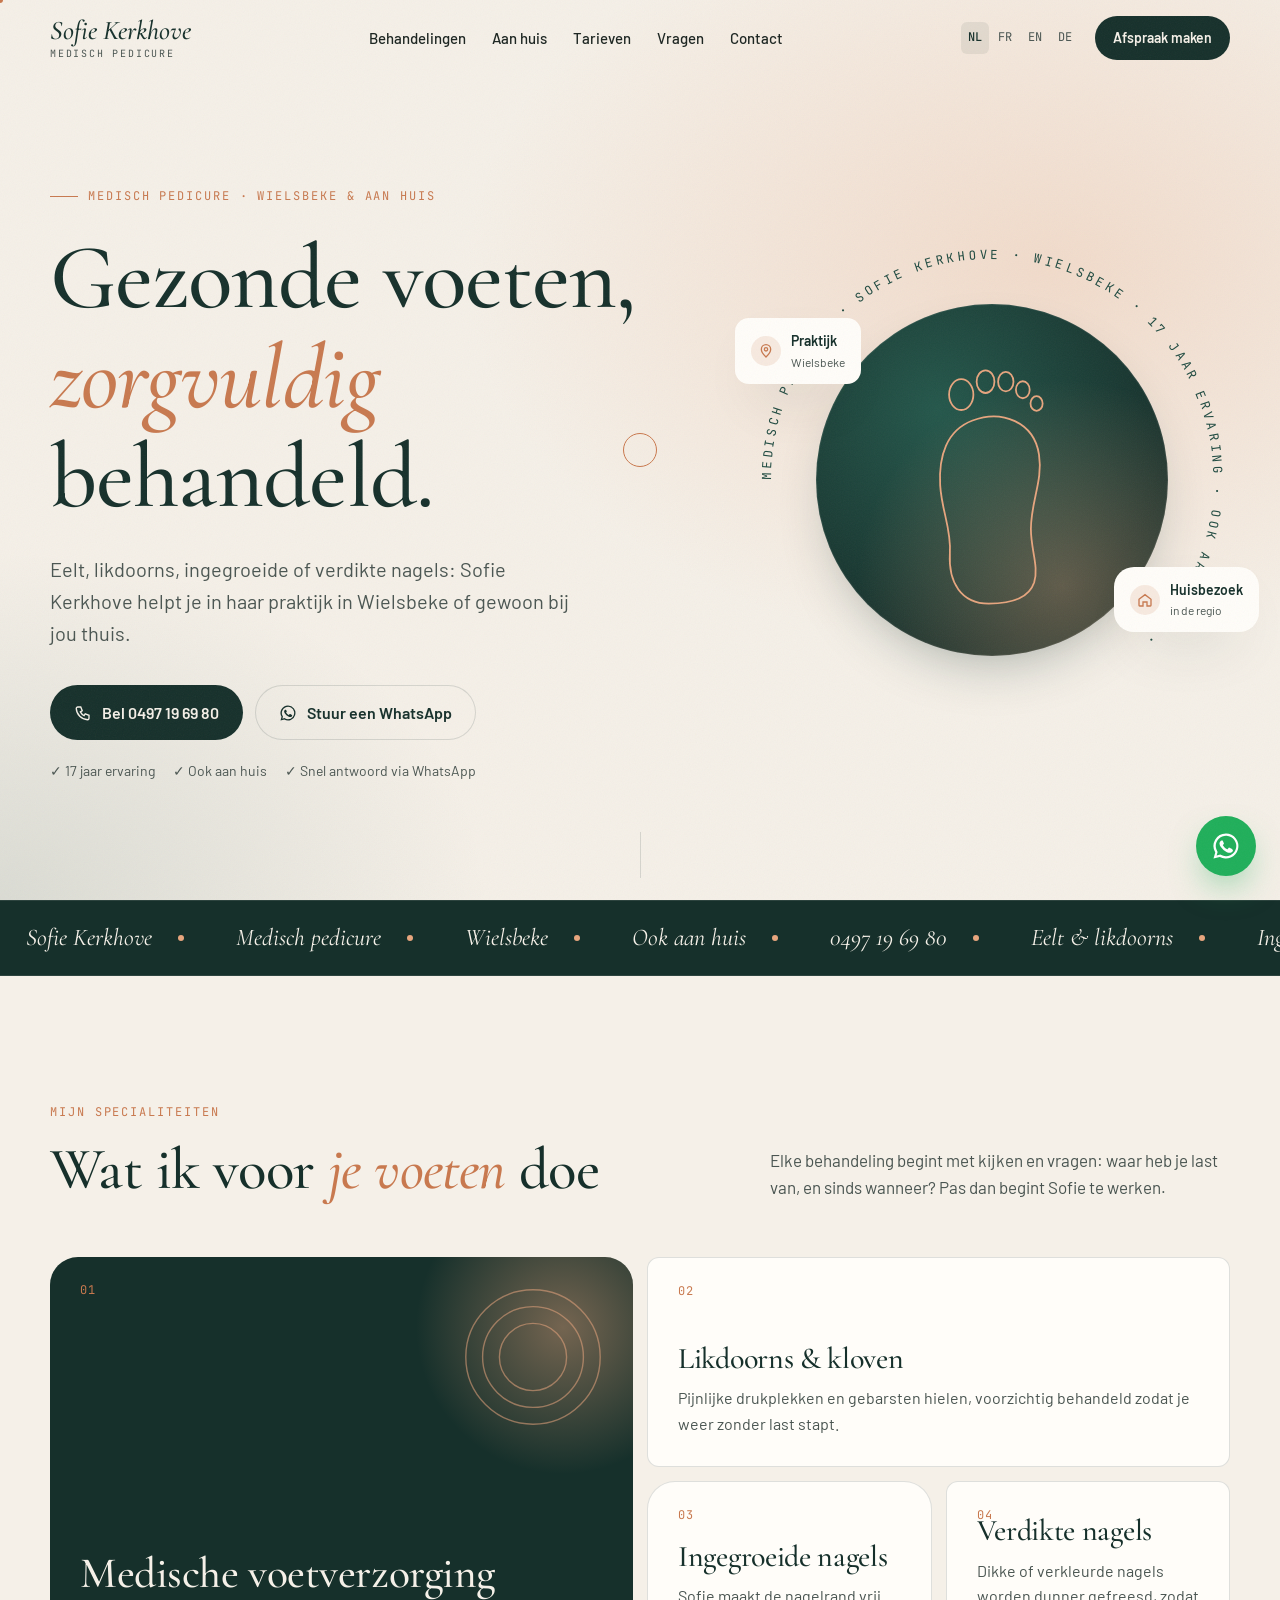
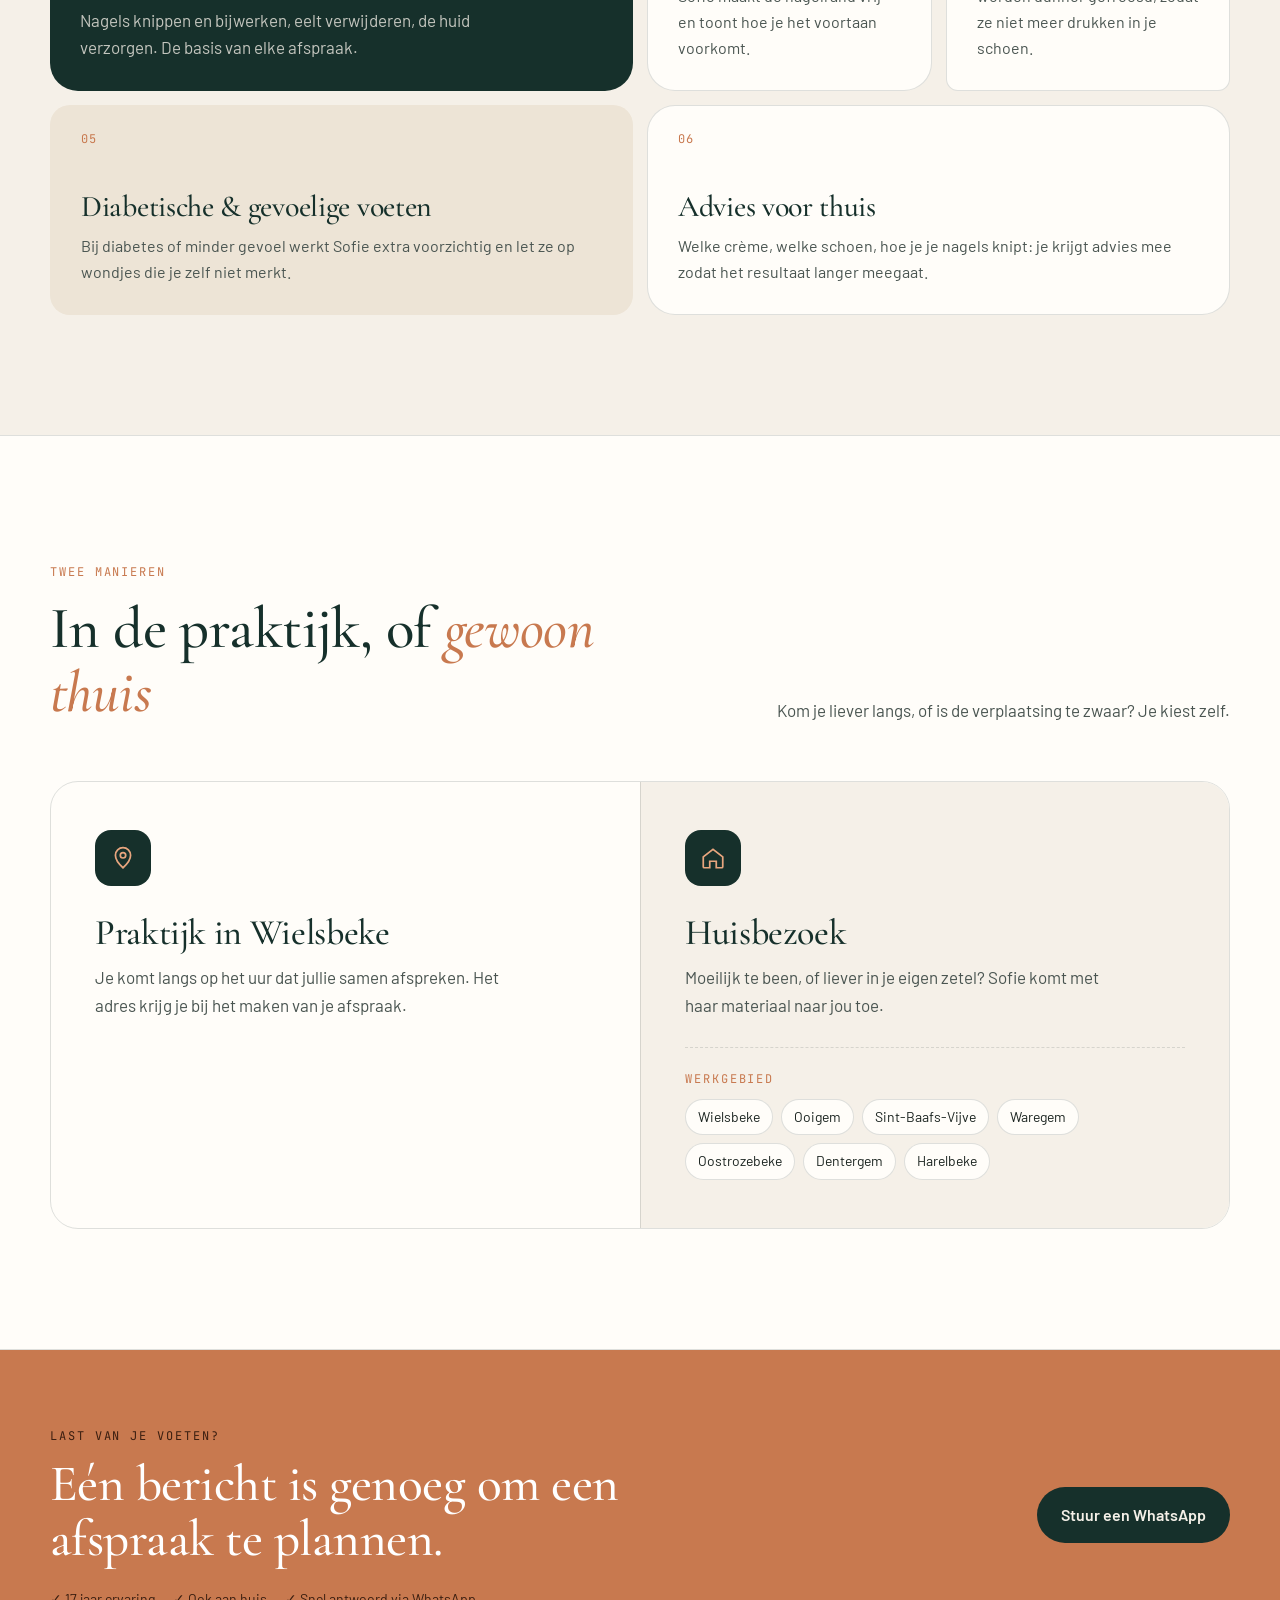
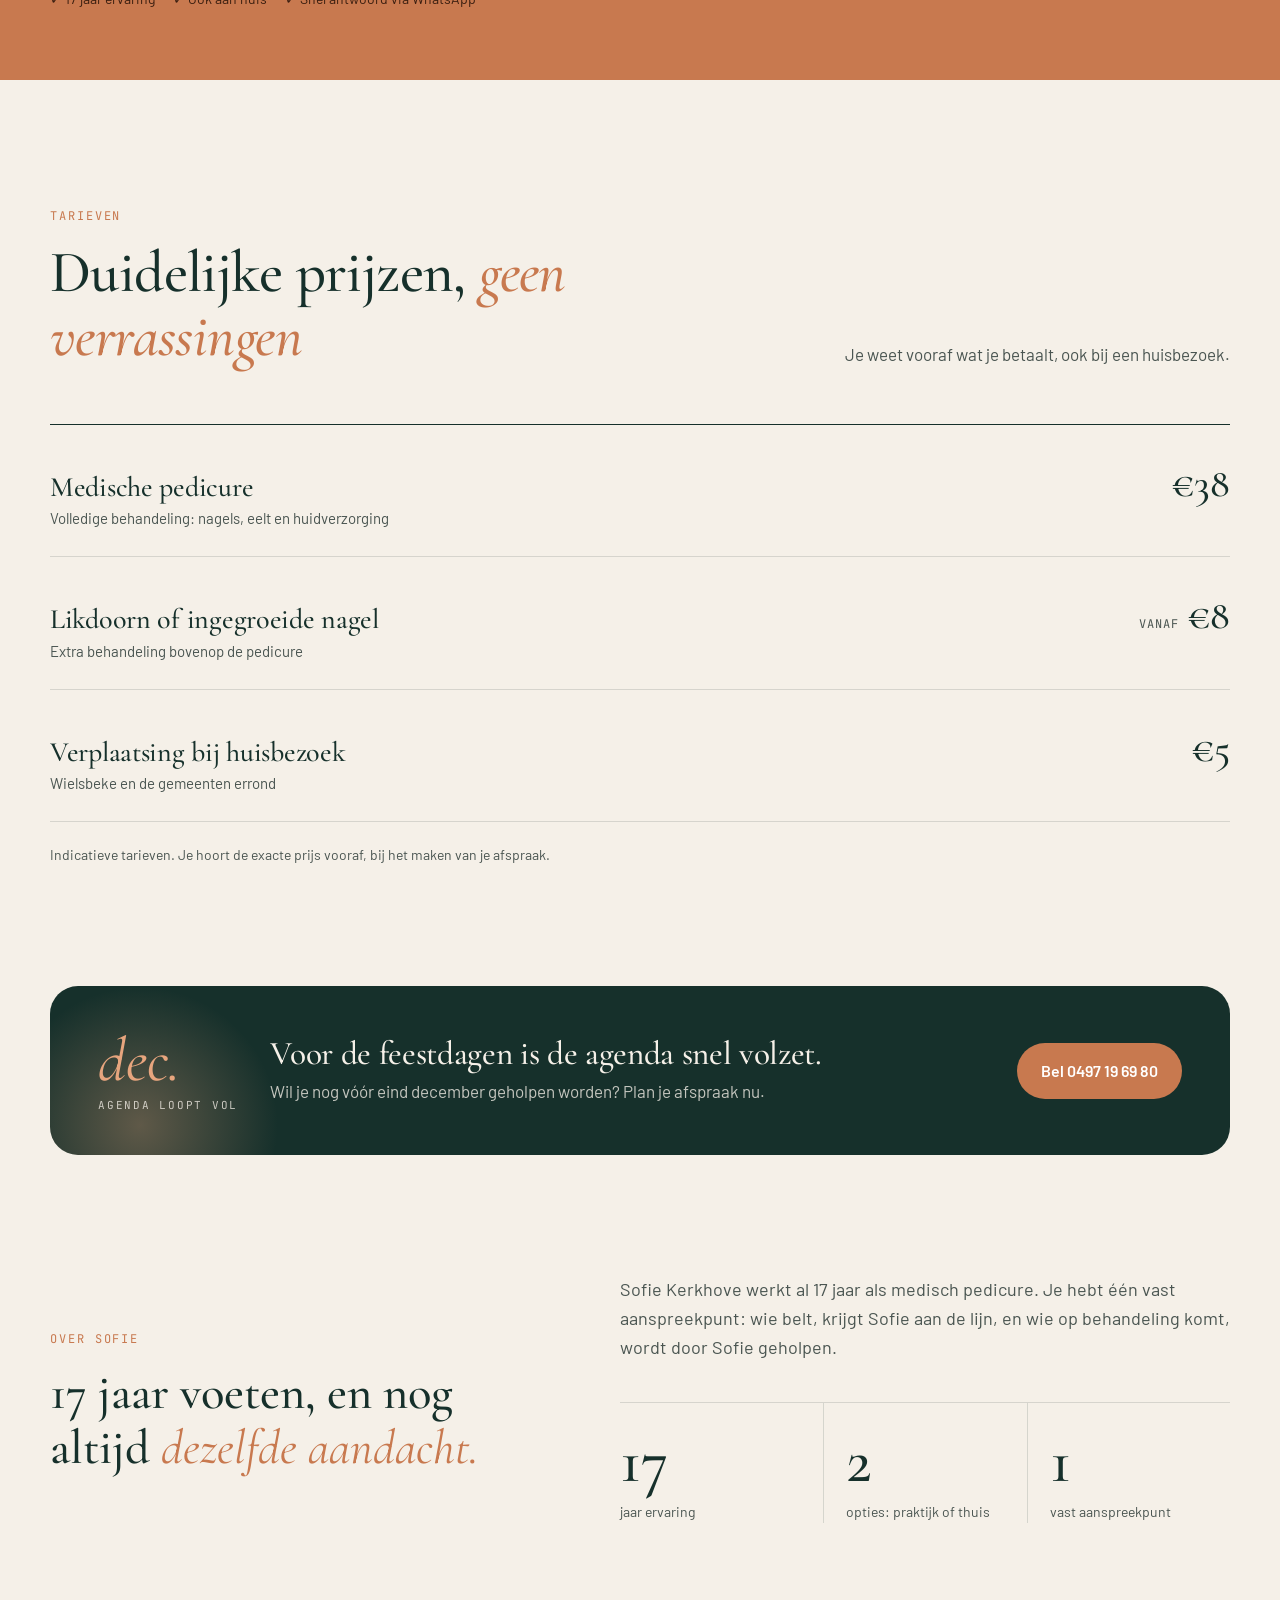
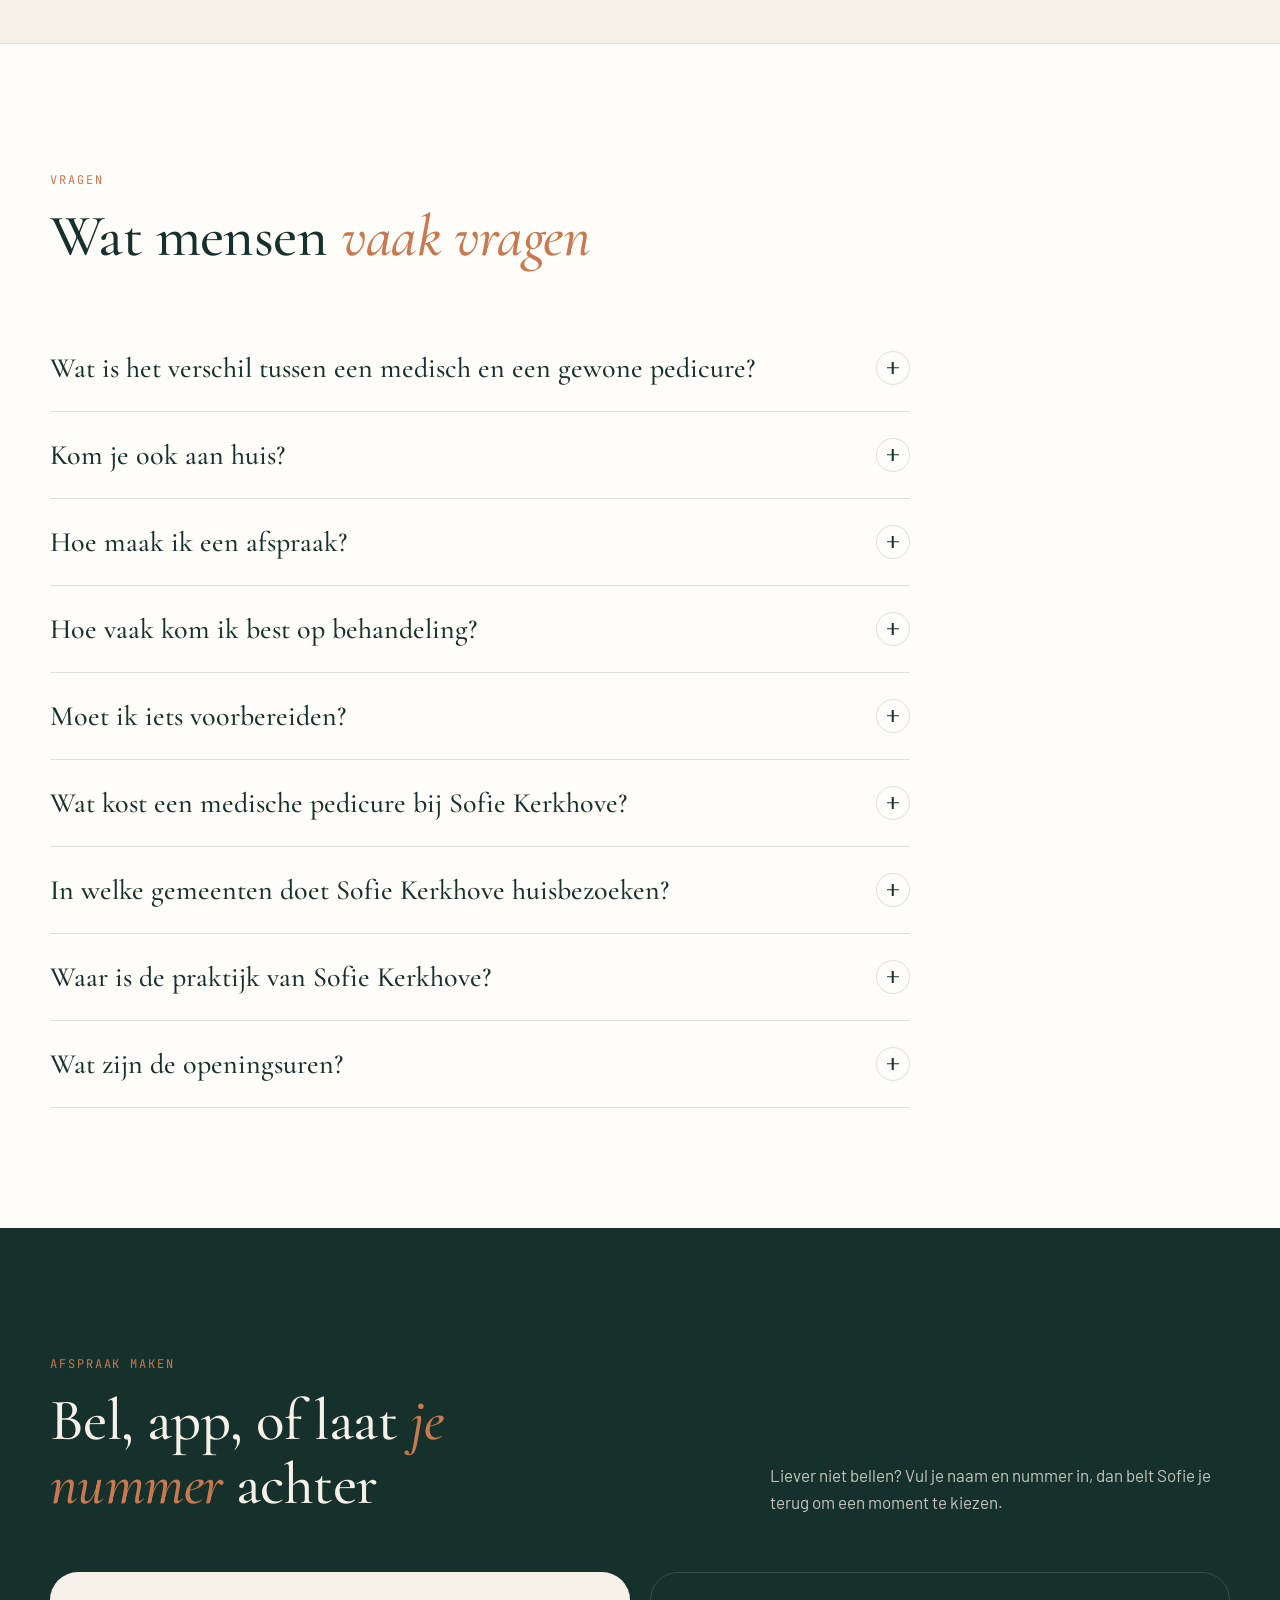
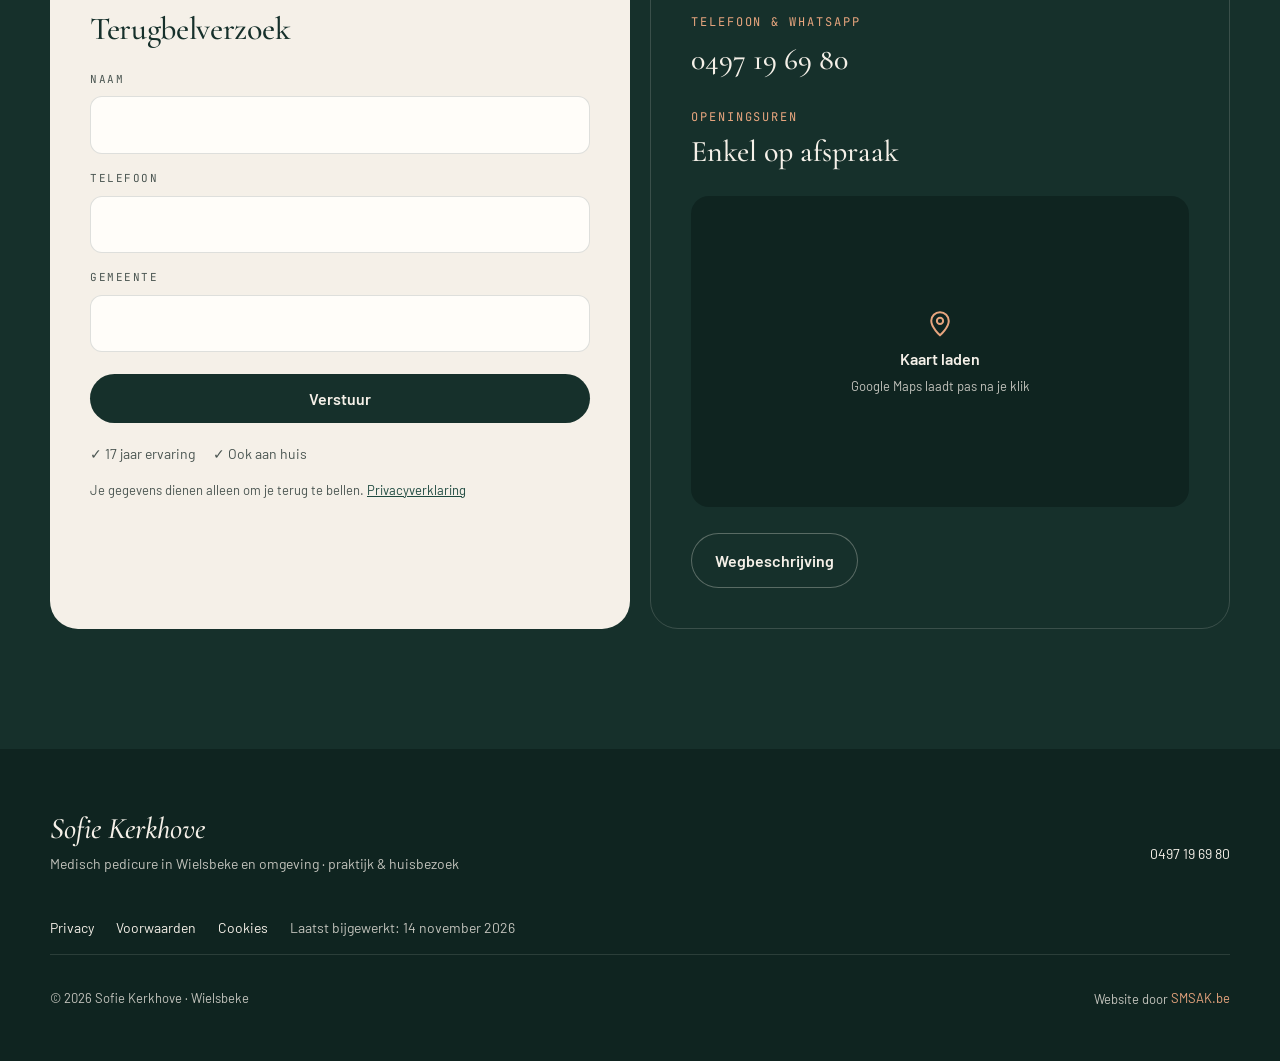
<file: index.html>
<!DOCTYPE html>
<html lang="nl-BE" data-lang="nl" data-profiel="A">
<head>
<meta charset="UTF-8">
<meta name="viewport" content="width=device-width, initial-scale=1.0, viewport-fit=cover">
<title>Sofie Kerkhove — Medisch pedicure in Wielsbeke &amp; aan huis</title>
<meta name="description" content="Sofie Kerkhove, medisch pedicure in Wielsbeke met 17 jaar ervaring. Eelt, likdoorns, ingegroeide nagels. In de praktijk of aan huis. Bel 0497 19 69 80.">
<link rel="canonical" href="https://website-sofiekerkhove.vercel.app/">
<link rel="alternate" hreflang="nl-BE" href="https://website-sofiekerkhove.vercel.app/">
<link rel="alternate" hreflang="x-default" href="https://website-sofiekerkhove.vercel.app/">
<meta name="theme-color" content="#16302B" media="(prefers-color-scheme: light)">
<meta name="theme-color" content="#0F2420" media="(prefers-color-scheme: dark)">

<meta property="og:title" content="Sofie Kerkhove — Medisch pedicure in Wielsbeke">
<meta property="og:description" content="17 jaar ervaring. Behandeling in de praktijk in Wielsbeke of bij jou thuis. Bel of WhatsApp 0497 19 69 80.">
<meta property="og:image" content="https://website-sofiekerkhove.vercel.app/og.jpg">
<meta property="og:image:width" content="1200">
<meta property="og:image:height" content="630">
<meta property="og:image:alt" content="Sofie Kerkhove, medisch pedicure in Wielsbeke en aan huis">
<meta property="og:type" content="website">
<meta property="og:url" content="https://website-sofiekerkhove.vercel.app/">
<meta property="og:site_name" content="Sofie Kerkhove · Medisch pedicure">
<meta property="og:locale" content="nl_BE">
<meta name="twitter:card" content="summary_large_image">
<meta name="twitter:title" content="Sofie Kerkhove — Medisch pedicure in Wielsbeke">
<meta name="twitter:description" content="17 jaar ervaring. In de praktijk of aan huis. Bel of WhatsApp 0497 19 69 80.">
<meta name="twitter:image" content="https://website-sofiekerkhove.vercel.app/og.jpg">

<link rel="icon" href="/favicon.ico" sizes="any">
<link rel="icon" type="image/svg+xml" href="data:image/svg+xml,%3Csvg xmlns='http://www.w3.org/2000/svg' viewBox='0 0 64 64'%3E%3Crect width='64' height='64' rx='14' fill='%2316302B'/%3E%3Ctext x='32' y='44' font-family='Georgia' font-style='italic' font-size='34' text-anchor='middle' fill='%23E7A57E'%3ESK%3C/text%3E%3C/svg%3E">
<link rel="apple-touch-icon" href="/apple-touch-icon.png">
<link rel="preload" href="/fonts/cormorant-garamond.woff2" as="font" type="font/woff2" crossorigin>
<link rel="preload" href="/fonts/barlow-400.woff2" as="font" type="font/woff2" crossorigin>
<script src="/js/boot.js"></script>
<link rel="stylesheet" href="/css/site.css">

<script type="application/ld+json">
{
 "@context": "https://schema.org",
 "@graph": [
  {
   "@type": [
    "HealthAndBeautyBusiness",
    "LocalBusiness"
   ],
   "@id": "https://website-sofiekerkhove.vercel.app/#business",
   "name": "Sofie Kerkhove",
   "alternateName": "Sofie Kerkhove · Medisch pedicure",
   "description": "Medisch pedicure met 17 jaar ervaring. Behandeling in de praktijk in Wielsbeke of aan huis.",
   "url": "https://website-sofiekerkhove.vercel.app/",
   "telephone": "+32497196980",
   "image": "https://website-sofiekerkhove.vercel.app/og.jpg",
   "priceRange": "€€",
   "address": {
    "@type": "PostalAddress",
    "addressLocality": "Wielsbeke",
    "postalCode": "8710",
    "addressRegion": "West-Vlaanderen",
    "addressCountry": "BE"
   },
   "areaServed": [
    {
     "@type": "City",
     "name": "Wielsbeke"
    },
    {
     "@type": "City",
     "name": "Ooigem"
    },
    {
     "@type": "City",
     "name": "Sint-Baafs-Vijve"
    },
    {
     "@type": "City",
     "name": "Waregem"
    },
    {
     "@type": "City",
     "name": "Oostrozebeke"
    },
    {
     "@type": "City",
     "name": "Dentergem"
    },
    {
     "@type": "City",
     "name": "Harelbeke"
    }
   ],
   "amenityFeature": [
    {
     "@type": "LocationFeatureSpecification",
     "name": "Enkel op afspraak",
     "value": true
    },
    {
     "@type": "LocationFeatureSpecification",
     "name": "Huisbezoek",
     "value": true
    }
   ],
   "makesOffer": [
    {
     "@type": "Offer",
     "itemOffered": {
      "@type": "Service",
      "name": "Medische voetverzorging"
     }
    },
    {
     "@type": "Offer",
     "itemOffered": {
      "@type": "Service",
      "name": "Behandeling likdoorns en kloven"
     }
    },
    {
     "@type": "Offer",
     "itemOffered": {
      "@type": "Service",
      "name": "Behandeling ingegroeide nagels"
     }
    },
    {
     "@type": "Offer",
     "itemOffered": {
      "@type": "Service",
      "name": "Pedicure aan huis"
     }
    }
   ]
  },
  {
   "@type": "WebSite",
   "@id": "https://website-sofiekerkhove.vercel.app/#website",
   "url": "https://website-sofiekerkhove.vercel.app/",
   "name": "Sofie Kerkhove · Medisch pedicure",
   "inLanguage": "nl-BE",
   "publisher": {
    "@id": "https://website-sofiekerkhove.vercel.app/#business"
   }
  },
  {
   "@type": "WebPage",
   "@id": "https://website-sofiekerkhove.vercel.app/#webpage",
   "url": "https://website-sofiekerkhove.vercel.app/",
   "name": "Sofie Kerkhove — Medisch pedicure in Wielsbeke & aan huis",
   "description": "Sofie Kerkhove, medisch pedicure in Wielsbeke met 17 jaar ervaring. Eelt, likdoorns, ingegroeide nagels. In de praktijk of aan huis. Bel 0497 19 69 80.",
   "isPartOf": {
    "@id": "https://website-sofiekerkhove.vercel.app/#website"
   },
   "about": {
    "@id": "https://website-sofiekerkhove.vercel.app/#business"
   },
   "breadcrumb": {
    "@id": "https://website-sofiekerkhove.vercel.app/#breadcrumb"
   },
   "inLanguage": "nl-BE",
   "dateModified": "2026-11-14",
   "speakable": {
    "@type": "SpeakableSpecification",
    "cssSelector": [
     "h1",
     ".hero-sub"
    ]
   }
  },
  {
   "@type": "BreadcrumbList",
   "@id": "https://website-sofiekerkhove.vercel.app/#breadcrumb",
   "itemListElement": [
    {
     "@type": "ListItem",
     "position": 1,
     "name": "Home",
     "item": "https://website-sofiekerkhove.vercel.app/"
    }
   ]
  },
  {
   "@type": "FAQPage",
   "@id": "https://website-sofiekerkhove.vercel.app/#faq",
   "isPartOf": {
    "@id": "https://website-sofiekerkhove.vercel.app/#webpage"
   },
   "inLanguage": "nl-BE",
   "mainEntity": [
    {
     "@type": "Question",
     "name": "Wat is het verschil tussen een medisch en een gewone pedicure?",
     "acceptedAnswer": {
      "@type": "Answer",
      "text": "Een medisch pedicure behandelt voetproblemen zoals eelt, likdoorns en ingegroeide nagels, ook bij diabetes en bij ouderen. Een cosmetische pedicure richt zich vooral op het uitzicht."
     }
    },
    {
     "@type": "Question",
     "name": "Kom je ook aan huis?",
     "acceptedAnswer": {
      "@type": "Answer",
      "text": "Ja. Sofie komt bij je thuis in Wielsbeke en de gemeenten errond. Twijfel je of jouw gemeente erbij hoort? Vraag het gerust."
     }
    },
    {
     "@type": "Question",
     "name": "Hoe maak ik een afspraak?",
     "acceptedAnswer": {
      "@type": "Answer",
      "text": "Bel of stuur een WhatsApp naar 0497 19 69 80, of laat je naam en nummer achter in het formulier. Sofie belt je terug."
     }
    },
    {
     "@type": "Question",
     "name": "Hoe vaak kom ik best op behandeling?",
     "acceptedAnswer": {
      "@type": "Answer",
      "text": "Voor de meeste mensen is dat om de zes à acht weken. Bij diabetes of nagelproblemen kan het vaker nodig zijn. Dat bespreekt Sofie met je."
     }
    },
    {
     "@type": "Question",
     "name": "Moet ik iets voorbereiden?",
     "acceptedAnswer": {
      "@type": "Answer",
      "text": "Nee. Draag schoenen die je makkelijk uit- en aandoet. Heb je diabetes of neem je bloedverdunners, vermeld het dan even."
     }
    },
    {
     "@type": "Question",
     "name": "Wat kost een medische pedicure bij Sofie Kerkhove?",
     "acceptedAnswer": {
      "@type": "Answer",
      "text": "Een medische pedicure bij Sofie Kerkhove in Wielsbeke kost 38 euro. Dat is de volledige behandeling: nagels, eelt en huidverzorging. Voor een likdoorn of een ingegroeide nagel komt er een extra behandeling bovenop de pedicure, vanaf 8 euro. Laat je Sofie aan huis komen, dan betaal je 5 euro voor de verplaatsing in Wielsbeke en de gemeenten errond. Het zijn indicatieve tarieven: je hoort de exacte prijs vooraf, bij het maken van je afspraak, ook bij een huisbezoek. Deze prijzen gelden voor een behandeling in de praktijk in Wielsbeke en voor een huisbezoek in Wielsbeke, Ooigem, Sint-Baafs-Vijve, Waregem, Oostrozebeke, Dentergem en Harelbeke. Woon je in een andere gemeente, vraag dan eerst of Sofie tot bij jou komt. Een afspraak maak je door te bellen of een WhatsApp te sturen naar 0497 19 69 80, of door je naam en nummer achter te laten in het formulier op deze pagina."
     }
    },
    {
     "@type": "Question",
     "name": "In welke gemeenten doet Sofie Kerkhove huisbezoeken?",
     "acceptedAnswer": {
      "@type": "Answer",
      "text": "Sofie Kerkhove komt aan huis in zeven gemeenten: Wielsbeke, Ooigem, Sint-Baafs-Vijve, Waregem, Oostrozebeke, Dentergem en Harelbeke. Voor de verplaatsing bij een huisbezoek betaal je 5 euro, bovenop de prijs van de behandeling; een medische pedicure kost 38 euro. Dat zijn indicatieve tarieven: de exacte prijs hoor je vooraf, bij het maken van je afspraak. Een huisbezoek is er voor wie moeilijk te been is of liever in de eigen zetel blijft zitten. Sofie komt dan met haar materiaal naar jou toe. Kun je je wel verplaatsen, dan kun je ook naar de praktijk in Wielsbeke komen; het adres krijg je bij het maken van je afspraak. Staat jouw gemeente niet in de lijst, vraag dan gerust of ze erbij hoort. Een huisbezoek plan je door te bellen of een WhatsApp te sturen naar 0497 19 69 80."
     }
    },
    {
     "@type": "Question",
     "name": "Waar is de praktijk van Sofie Kerkhove?",
     "acceptedAnswer": {
      "@type": "Answer",
      "text": "De praktijk is in Wielsbeke. Het adres krijg je bij het maken van je afspraak."
     }
    },
    {
     "@type": "Question",
     "name": "Wat zijn de openingsuren?",
     "acceptedAnswer": {
      "@type": "Answer",
      "text": "Sofie werkt enkel op afspraak. Bel of stuur een WhatsApp naar 0497 19 69 80 om samen een uur af te spreken."
     }
    }
   ]
  }
 ]
}
</script>
<script src="/js/site.js" defer></script>
</head>
<body>
<a class="skip-link" href="#top" data-i18n="skip">Naar de inhoud</a>

<div id="pc-loader" aria-hidden="true">
  <div class="pc-logo">Sofie Kerkhove</div>
  <div class="pc-bar"><span></span></div>
  <div class="pc-sub" data-i18n="loader_sub">Medisch pedicure · Wielsbeke</div>
</div>
<div class="c-dot" aria-hidden="true"></div>
<div class="c-ring" aria-hidden="true"></div>

<header class="nav" id="nav">
  <div class="wrap nav-in">
    <a href="#top" class="brand" aria-label="Sofie Kerkhove"><b>Sofie Kerkhove</b><small data-i18n="brand_sub">Medisch pedicure</small></a>
    <nav aria-label="Hoofdmenu"><ul class="nav-links">
      <li><a href="#behandelingen" data-i18n="nav_treat">Behandelingen</a></li>
      <li><a href="#aan-huis" data-i18n="nav_home">Aan huis</a></li>
      <li><a href="#tarieven" data-i18n="nav_price">Tarieven</a></li>
      <li><a href="#vragen" data-i18n="nav_faq">Vragen</a></li>
      <li><a href="#afspraak" data-i18n="nav_contact">Contact</a></li>
    </ul></nav>
    <div class="nav-right">
      <div class="lang-switcher" role="group" aria-label="Taal" data-i18n-aria="lang_label">
        <button class="lang-btn active" data-lang="nl" type="button" lang="nl" aria-label="Nederlands" aria-pressed="true">NL</button>
        <button class="lang-btn" data-lang="fr" type="button" lang="fr" aria-label="Français" aria-pressed="false">FR</button>
        <button class="lang-btn" data-lang="en" type="button" lang="en" aria-label="English" aria-pressed="false">EN</button>
        <button class="lang-btn" data-lang="de" type="button" lang="de" aria-label="Deutsch" aria-pressed="false">DE</button>
      </div>
      <a href="#afspraak" class="btn btn-dark btn-sm reserve-btn" data-i18n="nav_cta">Afspraak maken</a>
      <button class="burger" id="burger" type="button" aria-label="Menu" data-i18n-aria="menu_label" aria-expanded="false" aria-controls="mobile-menu"><span></span><span></span><span></span></button>
    </div>
  </div>
</header>

<nav class="mobile-menu" id="mobile-menu" aria-label="Mobiel menu" inert>
  <a href="#behandelingen" data-i18n="nav_treat">Behandelingen</a>
  <a href="#aan-huis" data-i18n="nav_home">Aan huis</a>
  <a href="#tarieven" data-i18n="nav_price">Tarieven</a>
  <a href="#vragen" data-i18n="nav_faq">Vragen</a>
  <a href="#afspraak" data-i18n="nav_contact">Contact</a>
  <div class="lang-switcher" role="group" aria-label="Taal" data-i18n-aria="lang_label">
    <button class="lang-btn active" data-lang="nl" type="button" lang="nl" aria-label="Nederlands" aria-pressed="true">NL</button>
    <button class="lang-btn" data-lang="fr" type="button" lang="fr" aria-label="Français" aria-pressed="false">FR</button>
    <button class="lang-btn" data-lang="en" type="button" lang="en" aria-label="English" aria-pressed="false">EN</button>
    <button class="lang-btn" data-lang="de" type="button" lang="de" aria-label="Deutsch" aria-pressed="false">DE</button>
  </div>
</nav>

<main id="top" tabindex="-1">
<section class="hero">
  <div class="wrap hero-grid">
    <div class="stagger">
      <span class="label" data-i18n="hero_eyebrow">Medisch pedicure · Wielsbeke &amp; aan huis</span>
      <h1 data-i18n-html="hero_title">Gezonde voeten,<br><em>zorgvuldig</em> behandeld.</h1>
      <p class="hero-sub" data-i18n="hero_sub">Eelt, likdoorns, ingegroeide of verdikte nagels: Sofie Kerkhove helpt je in haar praktijk in Wielsbeke of gewoon bij jou thuis.</p>
      <div class="hero-ctas">
        <a href="tel:+32497196980" class="btn btn-dark cta-primary reserve-btn"><svg aria-hidden="true" viewBox="0 0 24 24" fill="none" stroke="currentColor" stroke-width="1.8"><path d="M5 4h4l2 5-2.5 1.5a11 11 0 0 0 5 5L15 13l5 2v4a2 2 0 0 1-2 2A16 16 0 0 1 3 6a2 2 0 0 1 2-2"/></svg><span data-i18n="btn_call">Bel 0497 19 69 80</span></a>
        <a href="https://wa.me/32497196980" class="btn btn-ghost js-wa"><svg aria-hidden="true" viewBox="0 0 24 24" fill="currentColor"><path d="M12 2a10 10 0 0 0-8.6 15.1L2 22l5-1.3A10 10 0 1 0 12 2zm0 18.2a8.2 8.2 0 0 1-4.2-1.2l-.3-.2-3 .8.8-2.9-.2-.3A8.2 8.2 0 1 1 12 20.2zm4.5-6.1c-.2-.1-1.5-.7-1.7-.8s-.4-.1-.6.1-.7.8-.8 1-.3.2-.5.1a6.7 6.7 0 0 1-3.3-2.9c-.3-.4.2-.4.7-1.4.1-.2 0-.3 0-.4l-.8-1.8c-.2-.5-.4-.4-.6-.4h-.5a1 1 0 0 0-.7.3 3 3 0 0 0-.9 2.2 5.2 5.2 0 0 0 1.1 2.7 11.8 11.8 0 0 0 4.5 4c1.7.7 2.3.8 3.2.6a2.7 2.7 0 0 0 1.8-1.2 2.2 2.2 0 0 0 .1-1.2c0-.1-.2-.2-.5-.3z"/></svg><span data-i18n="btn_wa">Stuur een WhatsApp</span></a>
      </div>
      <div class="cta-micro">
        <span>✓ <span data-i18n="micro1">17 jaar ervaring</span></span>
        <span>✓ <span data-i18n="micro2">Ook aan huis</span></span>
        <span>✓ <span data-i18n="micro3">Snel antwoord via WhatsApp</span></span>
      </div>
    </div>

    <div class="hero-art" aria-hidden="true">
      <svg class="orbit" viewBox="0 0 400 400">
        <defs><path id="circ" d="M200,200 m-186,0 a186,186 0 1,1 372,0 a186,186 0 1,1 -372,0"/></defs>
        <text><textPath href="#circ">MEDISCH PEDICURE · SOFIE KERKHOVE · WIELSBEKE · 17 JAAR ERVARING · OOK AAN HUIS · </textPath></text>
      </svg>
      <div class="disc">
        <svg class="foot" viewBox="0 0 200 330">
          <path class="draw" style="--len:820" d="M96 318c-34 0-50-26-48-62 2-30-10-52-12-84-2-36 8-68 40-80 36-14 76 2 82 42 5 32-10 58-10 92 0 26 10 46 4 66-6 18-24 26-56 26z"/>
          <ellipse class="draw t1" style="--len:110" cx="62" cy="60" rx="15" ry="19"/>
          <ellipse class="draw t2" style="--len:80" cx="92" cy="44" rx="11" ry="14"/>
          <ellipse class="draw t3" style="--len:70" cx="117" cy="44" rx="9.5" ry="12"/>
          <ellipse class="draw t4" style="--len:60" cx="138" cy="54" rx="8.5" ry="10.5"/>
          <ellipse class="draw t5" style="--len:52" cx="155" cy="71" rx="7.5" ry="9"/>
        </svg>
      </div>
      <div class="chip chip-1"><i><svg aria-hidden="true" viewBox="0 0 24 24" fill="none" stroke="currentColor" stroke-width="2"><path d="M12 21s-7-6.2-7-11.5A7 7 0 0 1 19 9.5C19 14.8 12 21 12 21z"/><circle cx="12" cy="9.5" r="2.5"/></svg></i><div><span data-i18n="chip1">Praktijk</span><small>Wielsbeke</small></div></div>
      <div class="chip chip-2"><i><svg aria-hidden="true" viewBox="0 0 24 24" fill="none" stroke="currentColor" stroke-width="2"><path d="M3 11l9-7 9 7v9a1 1 0 0 1-1 1h-5v-6H9v6H4a1 1 0 0 1-1-1z"/></svg></i><div><span data-i18n="chip2">Huisbezoek</span><small data-i18n="chip2_sub">in de regio</small></div></div>
    </div>
  </div>
  <div class="scroll-ind" aria-hidden="true"></div>
</section>

<div class="pc-strip" aria-hidden="true"><div class="pc-track" id="pc-track">
  <span data-i18n="tape_a">Sofie Kerkhove</span><span data-i18n="tape_b">Medisch pedicure</span><span>Wielsbeke</span><span data-i18n="tape_c">Ook aan huis</span><span>0497 19 69 80</span><span data-i18n="tape_d">Eelt &amp; likdoorns</span><span data-i18n="tape_e">Ingegroeide nagels</span>
  <span data-i18n="tape_a">Sofie Kerkhove</span><span data-i18n="tape_b">Medisch pedicure</span><span>Wielsbeke</span><span data-i18n="tape_c">Ook aan huis</span><span>0497 19 69 80</span><span data-i18n="tape_d">Eelt &amp; likdoorns</span><span data-i18n="tape_e">Ingegroeide nagels</span>
</div></div>

<section class="sec" id="behandelingen">
  <div class="wrap">
    <div class="sec-head reveal">
      <div><span class="label" data-i18n="treat_eyebrow">Mijn specialiteiten</span><h2 data-i18n-html="treat_title">Wat ik voor <em>je voeten</em> doe</h2></div>
      <p data-i18n="treat_intro">Elke behandeling begint met kijken en vragen: waar heb je last van, en sinds wanneer? Pas dan begint Sofie te werken.</p>
    </div>
    <div class="bento">
      <article class="cell cell-a reveal">
        <span class="glow"></span>
        <svg class="rings" aria-hidden="true" viewBox="0 0 100 100"><circle cx="50" cy="50" r="48"/><circle cx="50" cy="50" r="36"/><circle cx="50" cy="50" r="24"/></svg>
        <span class="num">01</span>
        <h3 data-i18n="c1_t">Medische voetverzorging</h3>
        <p data-i18n="c1_d">Nagels knippen en bijwerken, eelt verwijderen, de huid verzorgen. De basis van elke afspraak.</p>
      </article>
      <article class="cell cell-b reveal"><span class="num">02</span><h3 data-i18n="c2_t">Likdoorns &amp; kloven</h3><p data-i18n="c2_d">Pijnlijke drukplekken en gebarsten hielen, voorzichtig behandeld zodat je weer zonder last stapt.</p></article>
      <article class="cell cell-c reveal"><span class="num">03</span><h3 data-i18n="c3_t">Ingegroeide nagels</h3><p data-i18n="c3_d">Sofie maakt de nagelrand vrij en toont hoe je het voortaan voorkomt.</p></article>
      <article class="cell cell-d reveal"><span class="num">04</span><h3 data-i18n="c4_t">Verdikte nagels</h3><p data-i18n="c4_d">Dikke of verkleurde nagels worden dunner gefreesd, zodat ze niet meer drukken in je schoen.</p></article>
      <article class="cell cell-e reveal"><span class="num">05</span><h3 data-i18n="c5_t">Diabetische &amp; gevoelige voeten</h3><p data-i18n="c5_d">Bij diabetes of minder gevoel werkt Sofie extra voorzichtig en let ze op wondjes die je zelf niet merkt.</p></article>
      <article class="cell cell-f reveal"><span class="num">06</span><h3 data-i18n="c6_t">Advies voor thuis</h3><p data-i18n="c6_d">Welke crème, welke schoen, hoe je je nagels knipt: je krijgt advies mee zodat het resultaat langer meegaat.</p></article>
    </div>
  </div>
</section>

<section class="sec ways" id="aan-huis">
  <div class="wrap">
    <div class="sec-head reveal">
      <div><span class="label" data-i18n="home_eyebrow">Twee manieren</span><h2 data-i18n-html="home_title">In de praktijk, of <em>gewoon thuis</em></h2></div>
      <p data-i18n="home_intro">Kom je liever langs, of is de verplaatsing te zwaar? Je kiest zelf.</p>
    </div>
    <div class="ways-grid reveal">
      <div class="way">
        <div class="ico"><svg aria-hidden="true" viewBox="0 0 24 24" fill="none" stroke="currentColor" stroke-width="1.6"><path d="M12 21s-7-6.2-7-11.5A7 7 0 0 1 19 9.5C19 14.8 12 21 12 21z"/><circle cx="12" cy="9.5" r="2.5"/></svg></div>
        <h3 data-i18n="prac_t">Praktijk in Wielsbeke</h3>
        <p data-i18n="prac_d">Je komt langs op het uur dat jullie samen afspreken. Het adres krijg je bij het maken van je afspraak.</p>
      </div>
      <div class="way">
        <div class="ico"><svg aria-hidden="true" viewBox="0 0 24 24" fill="none" stroke="currentColor" stroke-width="1.6"><path d="M3 11l9-7 9 7v9a1 1 0 0 1-1 1h-5v-6H9v6H4a1 1 0 0 1-1-1z"/></svg></div>
        <h3 data-i18n="homev_t">Huisbezoek</h3>
        <p data-i18n="homev_d">Moeilijk te been, of liever in je eigen zetel? Sofie komt met haar materiaal naar jou toe.</p>
        <div class="area">
          <span class="label" data-i18n="area_label">Werkgebied</span>
          <ul><li>Wielsbeke</li><li>Ooigem</li><li>Sint-Baafs-Vijve</li><li>Waregem</li><li>Oostrozebeke</li><li>Dentergem</li><li>Harelbeke</li></ul>
        </div>
      </div>
    </div>
  </div>
</section>

<section class="cta-strip mid-cta">
  <div class="wrap reveal">
    <div>
      <span class="label" data-i18n="mid_eyebrow">Last van je voeten?</span>
      <h2 data-i18n="mid_title">Eén bericht is genoeg om een afspraak te plannen.</h2>
      <div class="cta-micro">
        <span>✓ <span data-i18n="micro1">17 jaar ervaring</span></span>
        <span>✓ <span data-i18n="micro2">Ook aan huis</span></span>
        <span>✓ <span data-i18n="micro3">Snel antwoord via WhatsApp</span></span>
      </div>
    </div>
    <a href="https://wa.me/32497196980" class="btn btn-dark cta-primary js-wa reserve-btn"><span data-i18n="btn_wa">Stuur een WhatsApp</span></a>
  </div>
</section>

<section class="sec" id="tarieven">
  <div class="wrap">
    <div class="sec-head reveal">
      <div><span class="label" data-i18n="price_eyebrow">Tarieven</span><h2 data-i18n-html="price_title">Duidelijke prijzen, <em>geen verrassingen</em></h2></div>
      <p data-i18n="price_intro">Je weet vooraf wat je betaalt, ook bij een huisbezoek.</p>
    </div>
    <div class="price-list reveal">
      <div class="price-row"><div><h3 data-i18n="p1_t">Medische pedicure</h3><p data-i18n="p1_d">Volledige behandeling: nagels, eelt en huidverzorging</p></div><div class="amt">€38</div></div>
      <div class="price-row"><div><h3 data-i18n="p2_t">Likdoorn of ingegroeide nagel</h3><p data-i18n="p2_d">Extra behandeling bovenop de pedicure</p></div><div class="amt"><small data-i18n="from">vanaf</small>€8</div></div>
      <div class="price-row"><div><h3 data-i18n="p3_t">Verplaatsing bij huisbezoek</h3><p data-i18n="p3_d">Wielsbeke en de gemeenten errond</p></div><div class="amt">€5</div></div>
    </div>
    <p class="price-note" data-i18n="price_note">Indicatieve tarieven. Je hoort de exacte prijs vooraf, bij het maken van je afspraak.</p>
  </div>
</section>

<section class="urgentie">
  <div class="wrap">
    <div class="urg-box reveal">
      <div class="urg-date">dec.<small data-i18n="urg_small">agenda loopt vol</small></div>
      <div><h3 data-i18n="urg_title">Voor de feestdagen is de agenda snel volzet.</h3><p data-i18n="urg_sub">Wil je nog vóór eind december geholpen worden? Plan je afspraak nu.</p></div>
      <a href="tel:+32497196980" class="btn btn-accent"><span data-i18n="btn_call">Bel 0497 19 69 80</span></a>
    </div>
  </div>
</section>

<section class="sec sec-flush" id="over">
  <div class="wrap about-grid">
    <div class="reveal"><span class="label" data-i18n="about_eyebrow">Over Sofie</span><p class="about-quote" data-i18n-html="about_title">17 jaar voeten, en nog altijd <em>dezelfde aandacht.</em></p></div>
    <div class="about-text reveal">
      <p data-i18n="about_p">Sofie Kerkhove werkt al 17 jaar als medisch pedicure. Je hebt één vast aanspreekpunt: wie belt, krijgt Sofie aan de lijn, en wie op behandeling komt, wordt door Sofie geholpen.</p>
      <div class="counters">
        <div class="counter"><div class="sp-number" data-count="17">17</div><span data-i18n="sp1">jaar ervaring</span></div>
        <div class="counter"><div class="sp-number" data-count="2">2</div><span data-i18n="sp2">opties: praktijk of thuis</span></div>
        <div class="counter"><div class="sp-number" data-count="1">1</div><span data-i18n="sp3">vast aanspreekpunt</span></div>
      </div>
    </div>
  </div>
</section>

<section class="sec faq" id="vragen">
  <div class="wrap">
    <div class="sec-head reveal">
      <div><span class="label" data-i18n="faq_eyebrow">Vragen</span><h2 data-i18n-html="faq_title">Wat mensen <em>vaak vragen</em></h2></div>
    </div>
    <div class="faq-list reveal" id="faq-list">
      <article class="faq-item"><button class="faq-q" type="button" aria-expanded="false" aria-controls="faq-a-0">Wat is het verschil tussen een medisch en een gewone pedicure?<span class="pm" aria-hidden="true"></span></button><div class="faq-a" id="faq-a-0"><p>Een medisch pedicure behandelt voetproblemen zoals eelt, likdoorns en ingegroeide nagels, ook bij diabetes en bij ouderen. Een cosmetische pedicure richt zich vooral op het uitzicht.</p></div></article>
      <article class="faq-item"><button class="faq-q" type="button" aria-expanded="false" aria-controls="faq-a-1">Kom je ook aan huis?<span class="pm" aria-hidden="true"></span></button><div class="faq-a" id="faq-a-1"><p>Ja. Sofie komt bij je thuis in Wielsbeke en de gemeenten errond. Twijfel je of jouw gemeente erbij hoort? Vraag het gerust.</p></div></article>
      <article class="faq-item"><button class="faq-q" type="button" aria-expanded="false" aria-controls="faq-a-2">Hoe maak ik een afspraak?<span class="pm" aria-hidden="true"></span></button><div class="faq-a" id="faq-a-2"><p>Bel of stuur een WhatsApp naar 0497 19 69 80, of laat je naam en nummer achter in het formulier. Sofie belt je terug.</p></div></article>
      <article class="faq-item"><button class="faq-q" type="button" aria-expanded="false" aria-controls="faq-a-3">Hoe vaak kom ik best op behandeling?<span class="pm" aria-hidden="true"></span></button><div class="faq-a" id="faq-a-3"><p>Voor de meeste mensen is dat om de zes à acht weken. Bij diabetes of nagelproblemen kan het vaker nodig zijn. Dat bespreekt Sofie met je.</p></div></article>
      <article class="faq-item"><button class="faq-q" type="button" aria-expanded="false" aria-controls="faq-a-4">Moet ik iets voorbereiden?<span class="pm" aria-hidden="true"></span></button><div class="faq-a" id="faq-a-4"><p>Nee. Draag schoenen die je makkelijk uit- en aandoet. Heb je diabetes of neem je bloedverdunners, vermeld het dan even.</p></div></article>
      <article class="faq-item"><button class="faq-q" type="button" aria-expanded="false" aria-controls="faq-a-5">Wat kost een medische pedicure bij Sofie Kerkhove?<span class="pm" aria-hidden="true"></span></button><div class="faq-a" id="faq-a-5"><p>Een medische pedicure bij Sofie Kerkhove in Wielsbeke kost 38 euro. Dat is de volledige behandeling: nagels, eelt en huidverzorging. Voor een likdoorn of een ingegroeide nagel komt er een extra behandeling bovenop de pedicure, vanaf 8 euro. Laat je Sofie aan huis komen, dan betaal je 5 euro voor de verplaatsing in Wielsbeke en de gemeenten errond. Het zijn indicatieve tarieven: je hoort de exacte prijs vooraf, bij het maken van je afspraak, ook bij een huisbezoek. Deze prijzen gelden voor een behandeling in de praktijk in Wielsbeke en voor een huisbezoek in Wielsbeke, Ooigem, Sint-Baafs-Vijve, Waregem, Oostrozebeke, Dentergem en Harelbeke. Woon je in een andere gemeente, vraag dan eerst of Sofie tot bij jou komt. Een afspraak maak je door te bellen of een WhatsApp te sturen naar 0497 19 69 80, of door je naam en nummer achter te laten in het formulier op deze pagina.</p></div></article>
      <article class="faq-item"><button class="faq-q" type="button" aria-expanded="false" aria-controls="faq-a-6">In welke gemeenten doet Sofie Kerkhove huisbezoeken?<span class="pm" aria-hidden="true"></span></button><div class="faq-a" id="faq-a-6"><p>Sofie Kerkhove komt aan huis in zeven gemeenten: Wielsbeke, Ooigem, Sint-Baafs-Vijve, Waregem, Oostrozebeke, Dentergem en Harelbeke. Voor de verplaatsing bij een huisbezoek betaal je 5 euro, bovenop de prijs van de behandeling; een medische pedicure kost 38 euro. Dat zijn indicatieve tarieven: de exacte prijs hoor je vooraf, bij het maken van je afspraak. Een huisbezoek is er voor wie moeilijk te been is of liever in de eigen zetel blijft zitten. Sofie komt dan met haar materiaal naar jou toe. Kun je je wel verplaatsen, dan kun je ook naar de praktijk in Wielsbeke komen; het adres krijg je bij het maken van je afspraak. Staat jouw gemeente niet in de lijst, vraag dan gerust of ze erbij hoort. Een huisbezoek plan je door te bellen of een WhatsApp te sturen naar 0497 19 69 80.</p></div></article>
      <article class="faq-item"><button class="faq-q" type="button" aria-expanded="false" aria-controls="faq-a-7">Waar is de praktijk van Sofie Kerkhove?<span class="pm" aria-hidden="true"></span></button><div class="faq-a" id="faq-a-7"><p>De praktijk is in Wielsbeke. Het adres krijg je bij het maken van je afspraak.</p></div></article>
      <article class="faq-item"><button class="faq-q" type="button" aria-expanded="false" aria-controls="faq-a-8">Wat zijn de openingsuren?<span class="pm" aria-hidden="true"></span></button><div class="faq-a" id="faq-a-8"><p>Sofie werkt enkel op afspraak. Bel of stuur een WhatsApp naar 0497 19 69 80 om samen een uur af te spreken.</p></div></article>
    </div>
  </div>
</section>

<section class="sec contact" id="afspraak">
  <div class="wrap">
    <div class="sec-head reveal">
      <div><span class="label" data-i18n="contact_eyebrow">Afspraak maken</span><h2 data-i18n-html="contact_title">Bel, app, of laat <em>je nummer</em> achter</h2></div>
      <p data-i18n="contact_intro">Liever niet bellen? Vul je naam en nummer in, dan belt Sofie je terug om een moment te kiezen.</p>
    </div>
    <div class="contact-grid">
      <form class="form-card reveal" id="contact-form" action="https://formspree.io/f/xykbwdwy" method="POST">
        <h3 data-i18n="form_title">Terugbelverzoek</h3>
        <div class="field"><label for="f-name" data-i18n="form_name">Naam</label><input id="f-name" name="naam" type="text" autocomplete="name" required></div>
        <div class="field"><label for="f-tel" data-i18n="form_tel">Telefoon</label><input id="f-tel" name="telefoon" type="tel" autocomplete="tel" inputmode="tel" required></div>
        <div class="field"><label for="f-city" data-i18n="form_city">Gemeente</label><input id="f-city" name="gemeente" type="text" autocomplete="address-level2"></div>
        <div class="hp" aria-hidden="true"><input type="text" name="_gotcha" tabindex="-1" autocomplete="off" aria-label="Niet invullen"></div>
        <button class="btn btn-dark" type="submit"><span data-i18n="form_submit">Verstuur</span></button>
        <div class="cta-micro">
          <span>✓ <span data-i18n="micro1">17 jaar ervaring</span></span>
          <span>✓ <span data-i18n="micro2">Ook aan huis</span></span>
        </div>
        <p class="form-privacy"><span data-i18n="form_privacy">Je gegevens dienen alleen om je terug te bellen.</span> <a href="/privacy" data-i18n="form_privacy_link">Privacyverklaring</a></p>
        <p class="form-msg" id="form-msg" role="status" aria-live="polite"></p>
      </form>
      <div class="info-card reveal">
        <div class="info-row"><span class="label" data-i18n="lbl_tel">Telefoon &amp; WhatsApp</span><a href="tel:+32497196980">0497 19 69 80</a></div>
        <div class="info-row"><span class="label" data-i18n="lbl_hours">Openingsuren</span><div data-i18n="val_hours">Enkel op afspraak</div></div>
        <div class="map" id="map" data-src="https://www.google.com/maps?q=Wielsbeke%2C%20Belgi%C3%AB&amp;z=13&amp;output=embed"><button class="map-load" id="map-load" type="button"><svg aria-hidden="true" viewBox="0 0 24 24" fill="none" stroke="currentColor" stroke-width="1.6"><path d="M12 21s-7-6.2-7-11.5A7 7 0 0 1 19 9.5C19 14.8 12 21 12 21z"/><circle cx="12" cy="9.5" r="2.5"/></svg><span data-i18n="map_btn">Kaart laden</span><small data-i18n="map_note">Google Maps laadt pas na je klik</small></button></div>
        <a class="btn btn-ghost" href="https://www.google.com/maps/dir/?api=1&amp;destination=Wielsbeke%2C%20Belgi%C3%AB" target="_blank" rel="noopener"><span data-i18n="dir_btn">Wegbeschrijving</span></a>
      </div>
    </div>
  </div>
</section>
</main>

<footer>
  <div class="wrap">
    <div class="foot-grid">
      <div class="foot-brand"><b>Sofie Kerkhove</b><span data-i18n="foot_tag">Medisch pedicure in Wielsbeke en omgeving · praktijk &amp; huisbezoek</span></div>
      <div><a class="foot-tel" href="tel:+32497196980">0497 19 69 80</a></div>
    </div>
    <nav class="foot-legal" aria-label="Juridisch">
      <a href="/privacy" data-i18n="legal_privacy">Privacy</a>
      <a href="/voorwaarden" data-i18n="legal_terms">Voorwaarden</a>
      <a href="/cookies" data-i18n="legal_cookies">Cookies</a>
      <span><span data-i18n="updated">Laatst bijgewerkt:</span> <time datetime="2026-11-14" data-i18n="updated_date">14 november 2026</time></span>
    </nav>
    <div class="foot-credit">
      <span>© 2026 Sofie Kerkhove · Wielsbeke</span>
      <span><span data-i18n="foot_made">Website door</span> <a href="https://www.smsak.be" target="_blank" rel="noopener">SMSAK.be</a></span>
    </div>
  </div>
</footer>

<a href="https://wa.me/32497196980" class="wa-float js-wa" aria-label="WhatsApp"><span class="wa-tip" data-i18n="wa_tip">Stuur Sofie een bericht</span><svg aria-hidden="true" viewBox="0 0 24 24" fill="currentColor"><path d="M12 2a10 10 0 0 0-8.6 15.1L2 22l5-1.3A10 10 0 1 0 12 2zm0 18.2a8.2 8.2 0 0 1-4.2-1.2l-.3-.2-3 .8.8-2.9-.2-.3A8.2 8.2 0 1 1 12 20.2zm4.5-6.1c-.2-.1-1.5-.7-1.7-.8s-.4-.1-.6.1-.7.8-.8 1-.3.2-.5.1a6.7 6.7 0 0 1-3.3-2.9c-.3-.4.2-.4.7-1.4.1-.2 0-.3 0-.4l-.8-1.8c-.2-.5-.4-.4-.6-.4h-.5a1 1 0 0 0-.7.3 3 3 0 0 0-.9 2.2 5.2 5.2 0 0 0 1.1 2.7 11.8 11.8 0 0 0 4.5 4c1.7.7 2.3.8 3.2.6a2.7 2.7 0 0 0 1.8-1.2 2.2 2.2 0 0 0 .1-1.2c0-.1-.2-.2-.5-.3z"/></svg></a>

<div id="mobile-bar">
  <a href="tel:+32497196980"><svg aria-hidden="true" viewBox="0 0 24 24" fill="none" stroke="currentColor" stroke-width="1.8"><path d="M5 4h4l2 5-2.5 1.5a11 11 0 0 0 5 5L15 13l5 2v4a2 2 0 0 1-2 2A16 16 0 0 1 3 6a2 2 0 0 1 2-2"/></svg><span data-i18n="bar_call">Bellen</span></a>
  <a href="https://wa.me/32497196980" class="js-wa"><svg aria-hidden="true" viewBox="0 0 24 24" fill="currentColor"><path d="M12 2a10 10 0 0 0-8.6 15.1L2 22l5-1.3A10 10 0 1 0 12 2zm4.5 12.1c-.2-.1-1.5-.7-1.7-.8s-.4-.1-.6.1-.7.8-.8 1-.3.2-.5.1a6.7 6.7 0 0 1-3.3-2.9c-.3-.4.2-.4.7-1.4.1-.2 0-.3 0-.4l-.8-1.8c-.2-.5-.4-.4-.6-.4h-.5a1 1 0 0 0-.7.3 3 3 0 0 0-.9 2.2 5.2 5.2 0 0 0 1.1 2.7 11.8 11.8 0 0 0 4.5 4c1.7.7 2.3.8 3.2.6a2.7 2.7 0 0 0 1.8-1.2 2.2 2.2 0 0 0 .1-1.2c0-.1-.2-.2-.5-.3z"/></svg>WhatsApp</a>
</div>

</body>
</html>
</file>
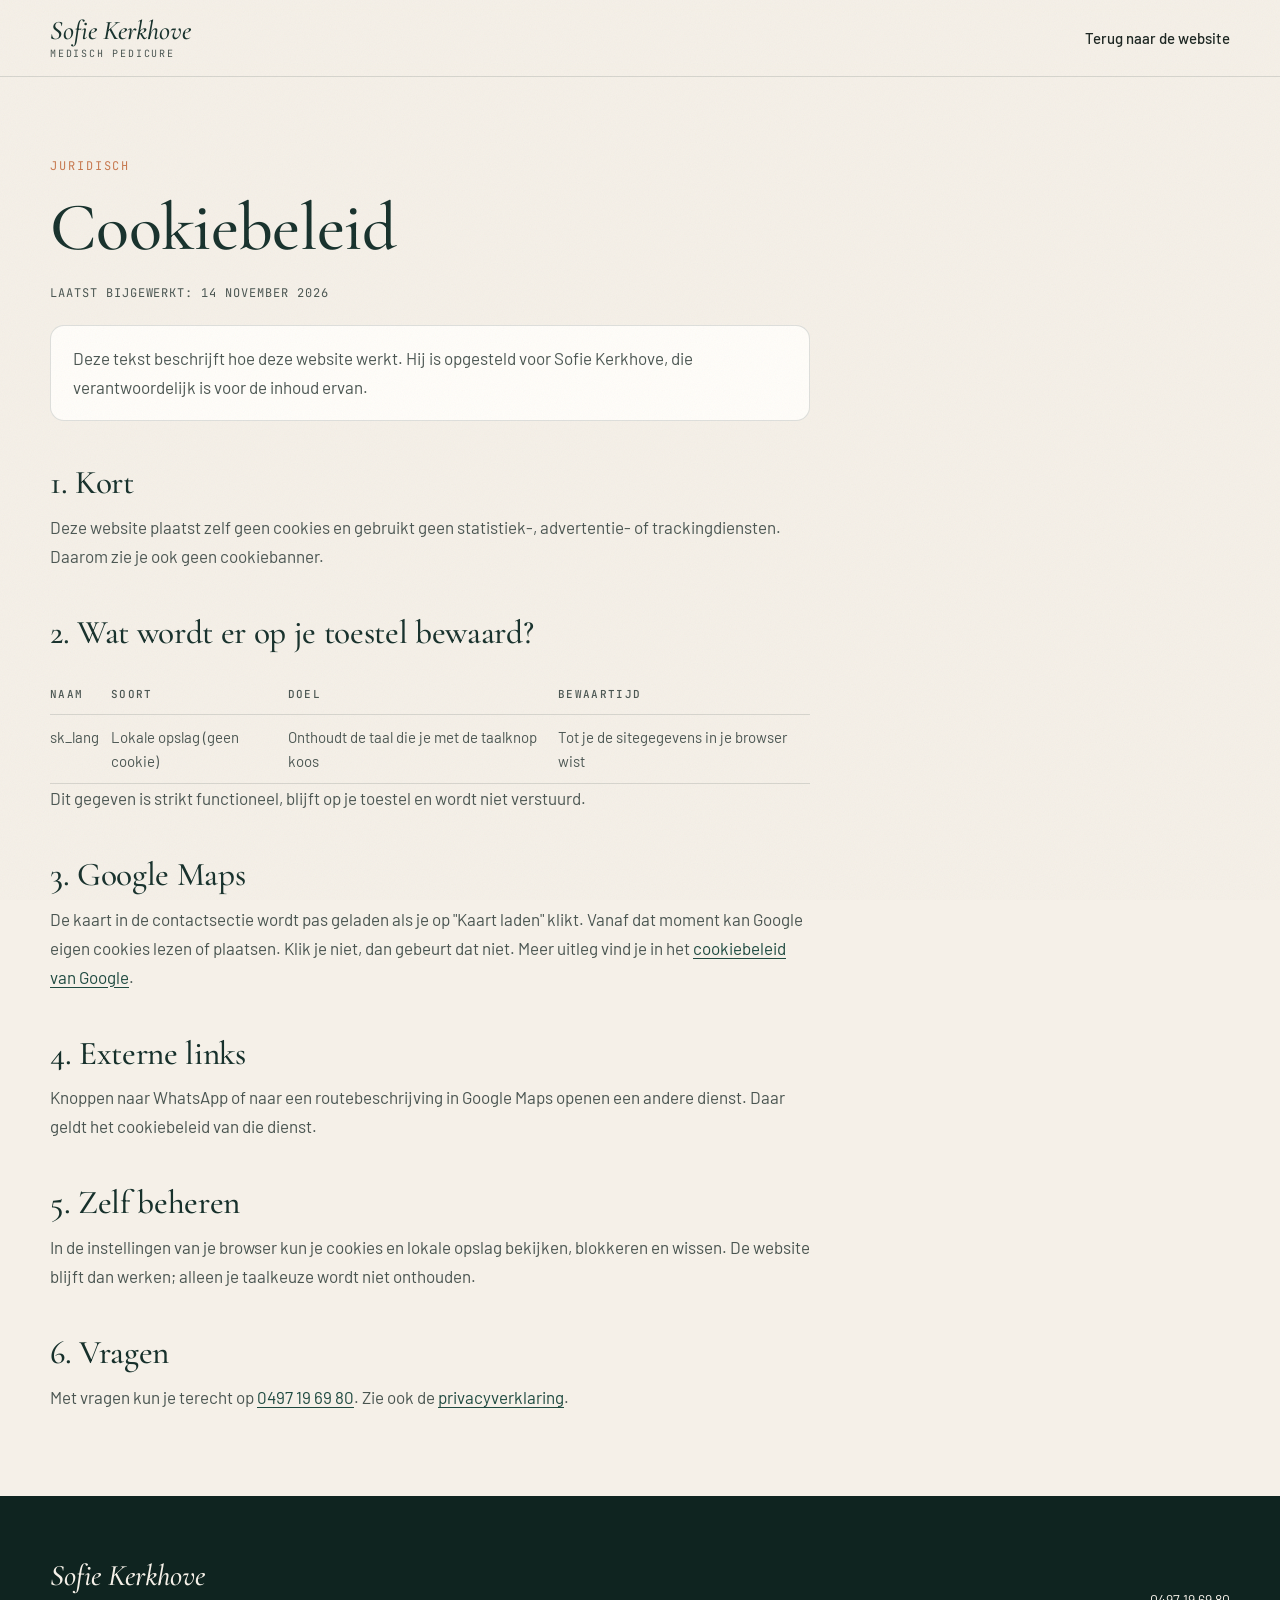
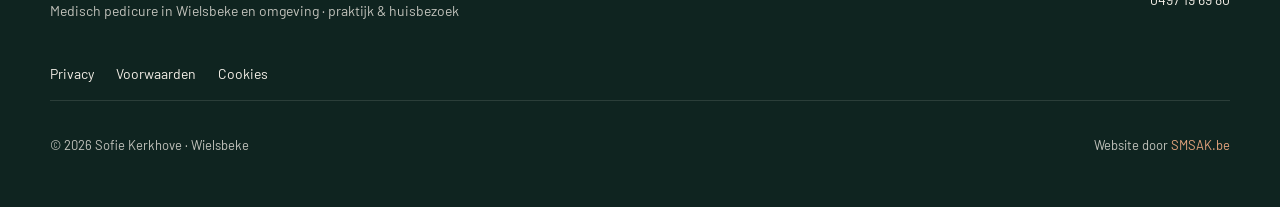
<file: cookies.html>
<!DOCTYPE html>
<html lang="nl-BE">
<head>
<meta charset="UTF-8">
<meta name="viewport" content="width=device-width, initial-scale=1.0, viewport-fit=cover">
<title>Cookiebeleid · Sofie Kerkhove, pedicure in Wielsbeke</title>
<meta name="description" content="De website van Sofie Kerkhove, medisch pedicure in Wielsbeke, plaatst zelf geen cookies. Lees wat er op je toestel bewaard wordt en wat de kaart doet.">
<meta name="robots" content="noindex, follow">
<link rel="canonical" href="https://website-sofiekerkhove.vercel.app/cookies">
<meta name="theme-color" content="#16302B" media="(prefers-color-scheme: light)">
<meta name="theme-color" content="#0F2420" media="(prefers-color-scheme: dark)">
<link rel="icon" href="/favicon.ico" sizes="any">
<link rel="apple-touch-icon" href="/apple-touch-icon.png">
<link rel="preload" href="/fonts/cormorant-garamond.woff2" as="font" type="font/woff2" crossorigin>
<link rel="preload" href="/fonts/barlow-400.woff2" as="font" type="font/woff2" crossorigin>
<link rel="stylesheet" href="/css/site.css">
</head>
<body>
<a class="skip-link" href="#inhoud">Naar de inhoud</a>
<header class="nav nav-solid">
  <div class="wrap nav-in">
    <a href="/" class="brand" aria-label="Sofie Kerkhove, naar de startpagina"><b>Sofie Kerkhove</b><small>Medisch pedicure</small></a>
    <nav aria-label="Navigatie"><a class="nav-back" href="/">Terug naar de website</a></nav>
  </div>
</header>

<main id="inhoud" tabindex="-1">
<section class="page-top">
  <div class="wrap">
    <div class="legal">
      <span class="label">Juridisch</span>
      <h1>Cookiebeleid</h1>
      <p class="meta">Laatst bijgewerkt: <time datetime="2026-11-14">14 november 2026</time></p>
      <div class="note"><p>Deze tekst beschrijft hoe deze website werkt. Hij is opgesteld voor Sofie Kerkhove, die verantwoordelijk is voor de inhoud ervan.</p></div>

      <h2>1. Kort</h2>
      <p>Deze website plaatst zelf geen cookies en gebruikt geen statistiek-, advertentie- of trackingdiensten. Daarom zie je ook geen cookiebanner.</p>

      <h2>2. Wat wordt er op je toestel bewaard?</h2>
      <div class="table-scroll">
      <table>
        <thead><tr><th scope="col">Naam</th><th scope="col">Soort</th><th scope="col">Doel</th><th scope="col">Bewaartijd</th></tr></thead>
        <tbody><tr><td>sk_lang</td><td>Lokale opslag (geen cookie)</td><td>Onthoudt de taal die je met de taalknop koos</td><td>Tot je de sitegegevens in je browser wist</td></tr></tbody>
      </table>
      </div>
      <p>Dit gegeven is strikt functioneel, blijft op je toestel en wordt niet verstuurd.</p>

      <h2>3. Google Maps</h2>
      <p>De kaart in de contactsectie wordt pas geladen als je op "Kaart laden" klikt. Vanaf dat moment kan Google eigen cookies lezen of plaatsen. Klik je niet, dan gebeurt dat niet. Meer uitleg vind je in het <a href="https://policies.google.com/technologies/cookies" target="_blank" rel="noopener">cookiebeleid van Google</a>.</p>

      <h2>4. Externe links</h2>
      <p>Knoppen naar WhatsApp of naar een routebeschrijving in Google Maps openen een andere dienst. Daar geldt het cookiebeleid van die dienst.</p>

      <h2>5. Zelf beheren</h2>
      <p>In de instellingen van je browser kun je cookies en lokale opslag bekijken, blokkeren en wissen. De website blijft dan werken; alleen je taalkeuze wordt niet onthouden.</p>

      <h2>6. Vragen</h2>
      <p>Met vragen kun je terecht op <a href="tel:+32497196980">0497&nbsp;19&nbsp;69&nbsp;80</a>. Zie ook de <a href="/privacy">privacyverklaring</a>.</p>
    </div>
  </div>
</section>
</main>

<footer>
  <div class="wrap">
    <div class="foot-grid">
      <div class="foot-brand"><b>Sofie Kerkhove</b><span>Medisch pedicure in Wielsbeke en omgeving · praktijk &amp; huisbezoek</span></div>
      <div><a class="foot-tel" href="tel:+32497196980">0497 19 69 80</a></div>
    </div>
    <nav class="foot-legal" aria-label="Juridisch">
      <a href="/privacy">Privacy</a>
      <a href="/voorwaarden">Voorwaarden</a>
      <a href="/cookies">Cookies</a>
    </nav>
    <div class="foot-credit">
      <span>© 2026 Sofie Kerkhove · Wielsbeke</span>
      <span>Website door <a href="https://www.smsak.be" target="_blank" rel="noopener">SMSAK.be</a></span>
    </div>
  </div>
</footer>
</body>
</html>
</file>
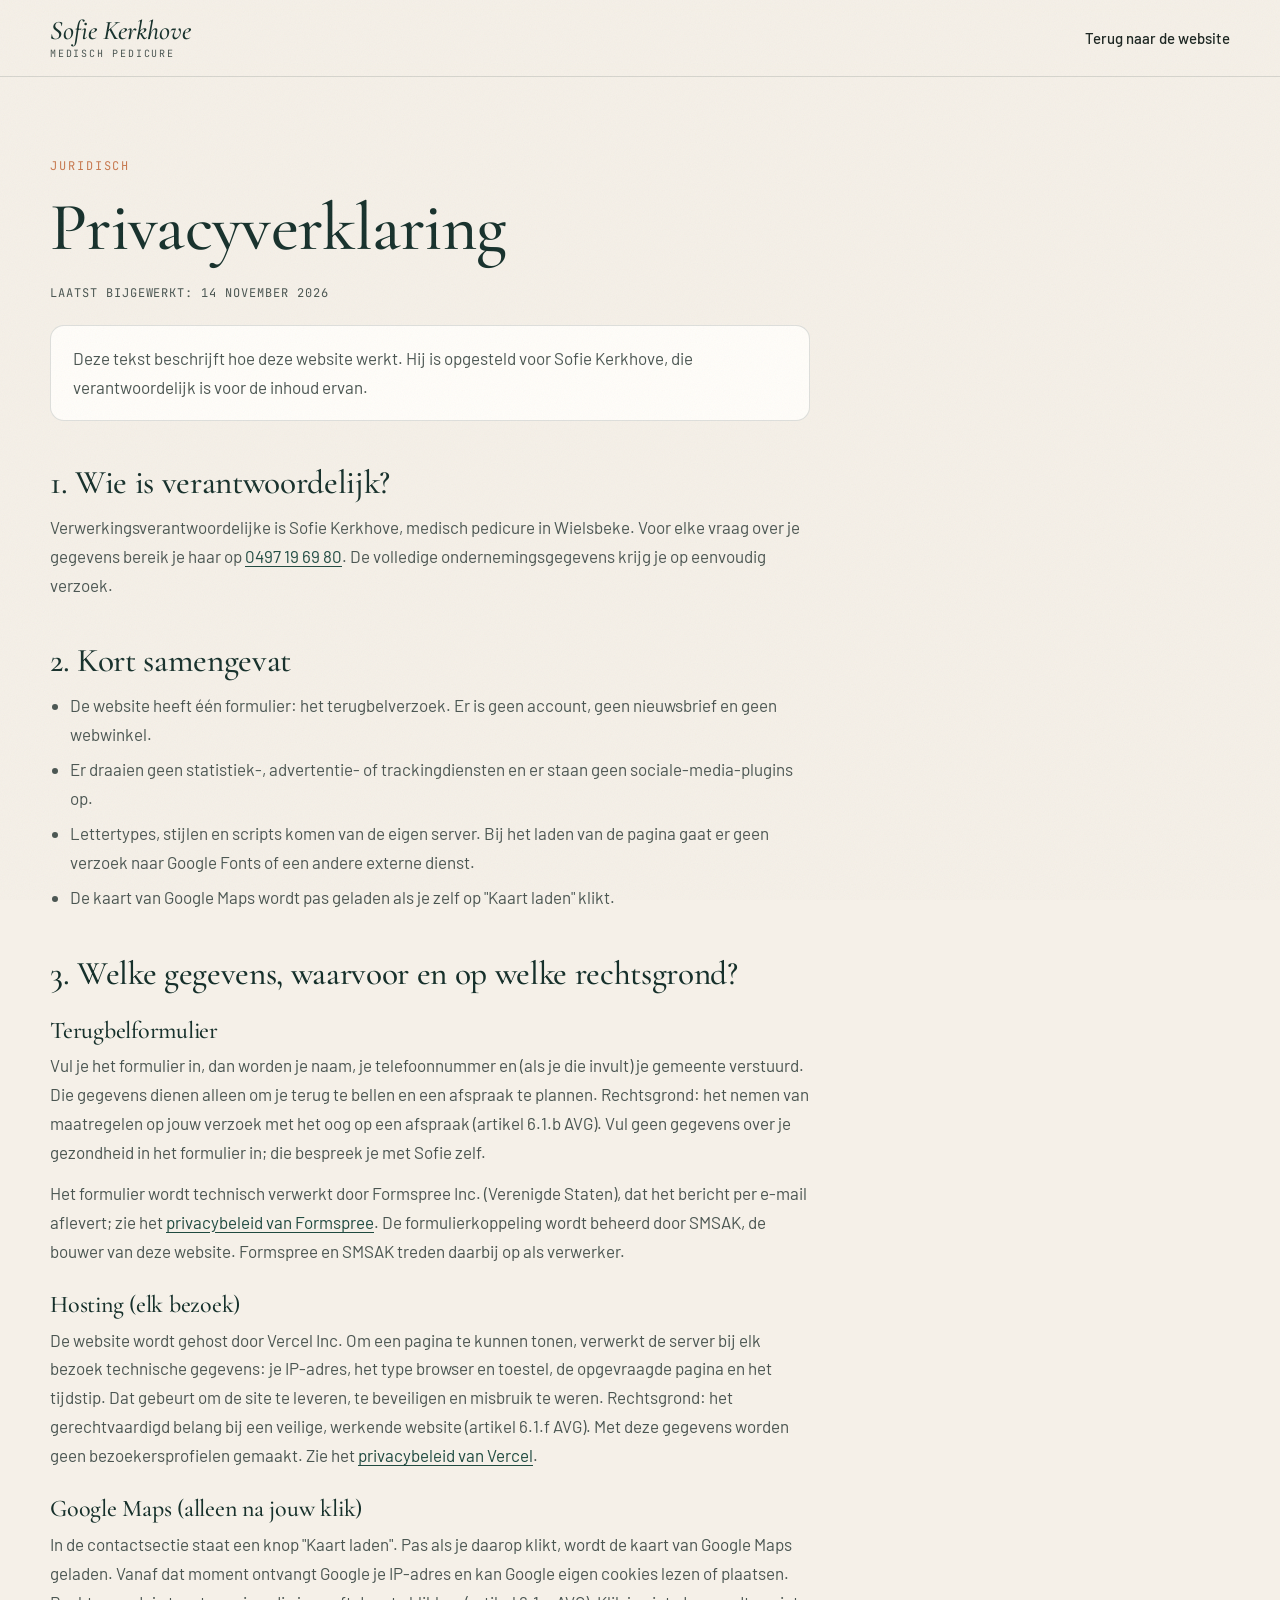
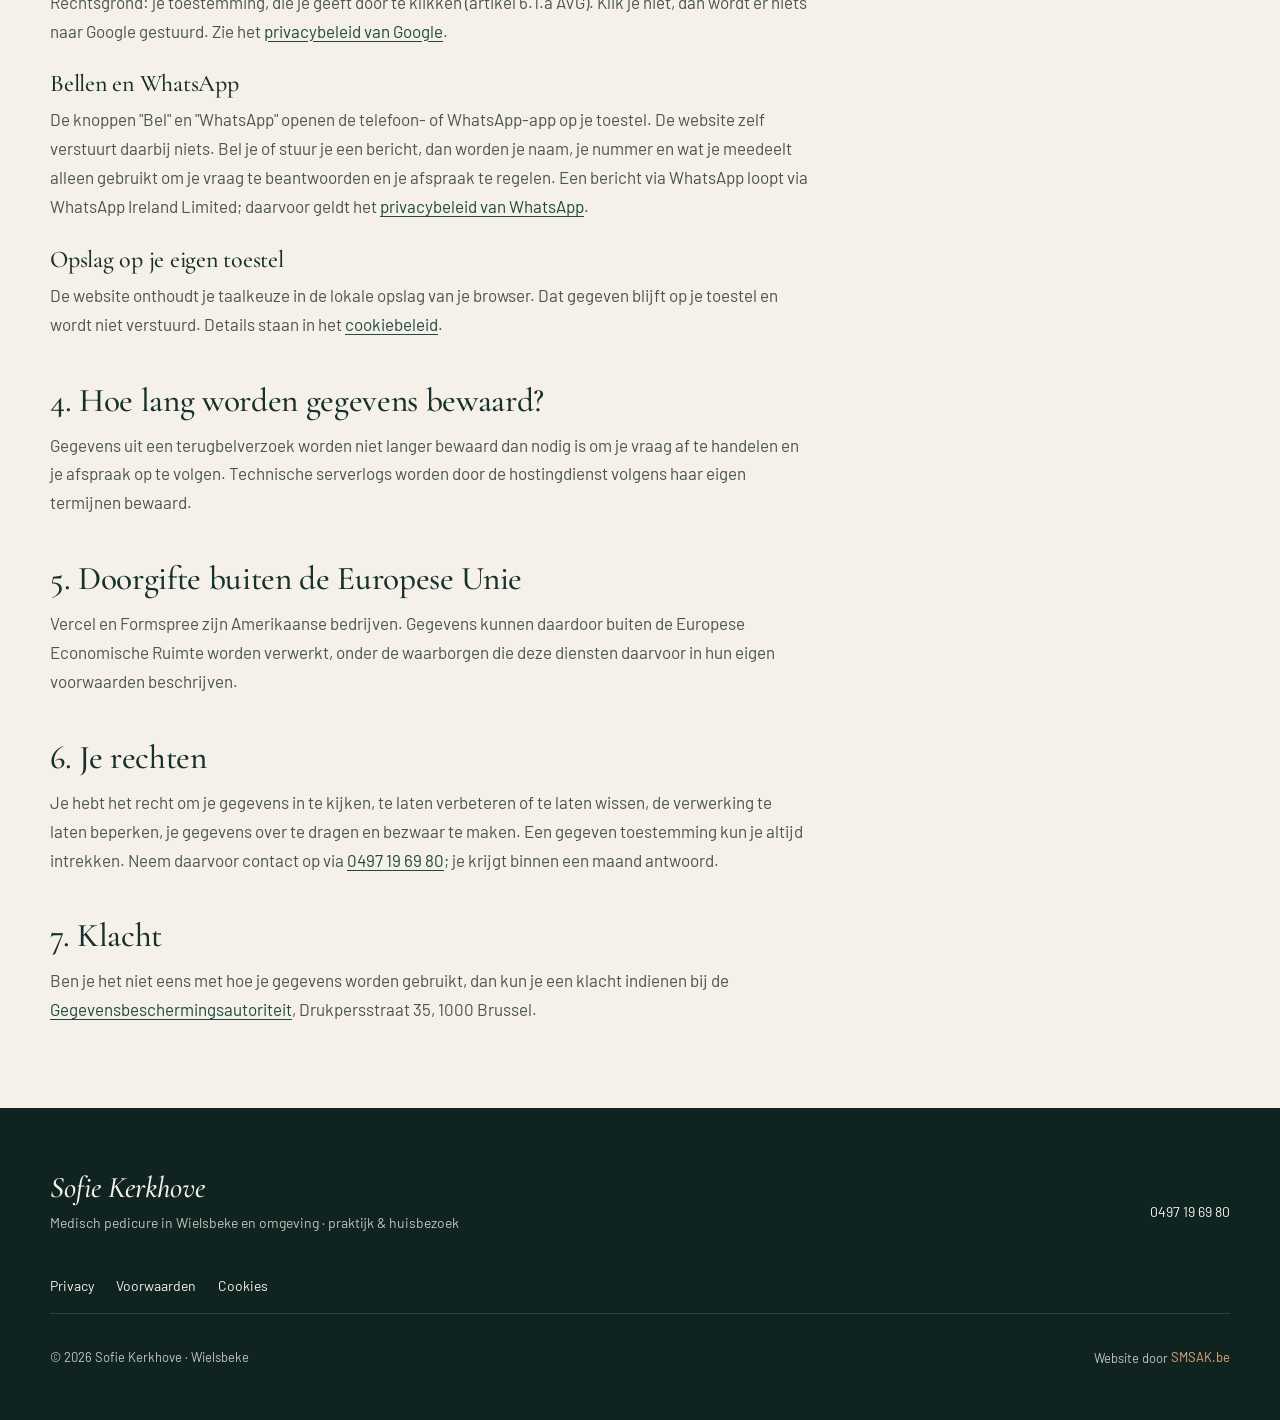
<file: privacy.html>
<!DOCTYPE html>
<html lang="nl-BE">
<head>
<meta charset="UTF-8">
<meta name="viewport" content="width=device-width, initial-scale=1.0, viewport-fit=cover">
<title>Privacyverklaring · Sofie Kerkhove, pedicure Wielsbeke</title>
<meta name="description" content="Hoe de website van Sofie Kerkhove, medisch pedicure in Wielsbeke, met je gegevens omgaat: terugbelformulier, hosting, kaart na klik en je rechten.">
<meta name="robots" content="noindex, follow">
<link rel="canonical" href="https://website-sofiekerkhove.vercel.app/privacy">
<meta name="theme-color" content="#16302B" media="(prefers-color-scheme: light)">
<meta name="theme-color" content="#0F2420" media="(prefers-color-scheme: dark)">
<link rel="icon" href="/favicon.ico" sizes="any">
<link rel="apple-touch-icon" href="/apple-touch-icon.png">
<link rel="preload" href="/fonts/cormorant-garamond.woff2" as="font" type="font/woff2" crossorigin>
<link rel="preload" href="/fonts/barlow-400.woff2" as="font" type="font/woff2" crossorigin>
<link rel="stylesheet" href="/css/site.css">
</head>
<body>
<a class="skip-link" href="#inhoud">Naar de inhoud</a>
<header class="nav nav-solid">
  <div class="wrap nav-in">
    <a href="/" class="brand" aria-label="Sofie Kerkhove, naar de startpagina"><b>Sofie Kerkhove</b><small>Medisch pedicure</small></a>
    <nav aria-label="Navigatie"><a class="nav-back" href="/">Terug naar de website</a></nav>
  </div>
</header>

<main id="inhoud" tabindex="-1">
<section class="page-top">
  <div class="wrap">
    <div class="legal">
      <span class="label">Juridisch</span>
      <h1>Privacyverklaring</h1>
      <p class="meta">Laatst bijgewerkt: <time datetime="2026-11-14">14 november 2026</time></p>
      <div class="note"><p>Deze tekst beschrijft hoe deze website werkt. Hij is opgesteld voor Sofie Kerkhove, die verantwoordelijk is voor de inhoud ervan.</p></div>

      <h2>1. Wie is verantwoordelijk?</h2>
      <p>Verwerkingsverantwoordelijke is Sofie Kerkhove, medisch pedicure in Wielsbeke. Voor elke vraag over je gegevens bereik je haar op <a href="tel:+32497196980">0497&nbsp;19&nbsp;69&nbsp;80</a>. De volledige ondernemingsgegevens krijg je op eenvoudig verzoek.</p>

      <h2>2. Kort samengevat</h2>
      <ul>
        <li>De website heeft één formulier: het terugbelverzoek. Er is geen account, geen nieuwsbrief en geen webwinkel.</li>
        <li>Er draaien geen statistiek-, advertentie- of trackingdiensten en er staan geen sociale-media-plugins op.</li>
        <li>Lettertypes, stijlen en scripts komen van de eigen server. Bij het laden van de pagina gaat er geen verzoek naar Google Fonts of een andere externe dienst.</li>
        <li>De kaart van Google Maps wordt pas geladen als je zelf op "Kaart laden" klikt.</li>
      </ul>

      <h2>3. Welke gegevens, waarvoor en op welke rechtsgrond?</h2>
      <h3>Terugbelformulier</h3>
      <p>Vul je het formulier in, dan worden je naam, je telefoonnummer en (als je die invult) je gemeente verstuurd. Die gegevens dienen alleen om je terug te bellen en een afspraak te plannen. Rechtsgrond: het nemen van maatregelen op jouw verzoek met het oog op een afspraak (artikel 6.1.b AVG). Vul geen gegevens over je gezondheid in het formulier in; die bespreek je met Sofie zelf.</p>
      <p>Het formulier wordt technisch verwerkt door Formspree Inc. (Verenigde Staten), dat het bericht per e-mail aflevert; zie het <a href="https://formspree.io/legal/privacy-policy" target="_blank" rel="noopener">privacybeleid van Formspree</a>. De formulierkoppeling wordt beheerd door SMSAK, de bouwer van deze website. Formspree en SMSAK treden daarbij op als verwerker.</p>

      <h3>Hosting (elk bezoek)</h3>
      <p>De website wordt gehost door Vercel Inc. Om een pagina te kunnen tonen, verwerkt de server bij elk bezoek technische gegevens: je IP-adres, het type browser en toestel, de opgevraagde pagina en het tijdstip. Dat gebeurt om de site te leveren, te beveiligen en misbruik te weren. Rechtsgrond: het gerechtvaardigd belang bij een veilige, werkende website (artikel 6.1.f AVG). Met deze gegevens worden geen bezoekersprofielen gemaakt. Zie het <a href="https://vercel.com/legal/privacy-policy" target="_blank" rel="noopener">privacybeleid van Vercel</a>.</p>

      <h3>Google Maps (alleen na jouw klik)</h3>
      <p>In de contactsectie staat een knop "Kaart laden". Pas als je daarop klikt, wordt de kaart van Google Maps geladen. Vanaf dat moment ontvangt Google je IP-adres en kan Google eigen cookies lezen of plaatsen. Rechtsgrond: je toestemming, die je geeft door te klikken (artikel 6.1.a AVG). Klik je niet, dan wordt er niets naar Google gestuurd. Zie het <a href="https://policies.google.com/privacy" target="_blank" rel="noopener">privacybeleid van Google</a>.</p>

      <h3>Bellen en WhatsApp</h3>
      <p>De knoppen "Bel" en "WhatsApp" openen de telefoon- of WhatsApp-app op je toestel. De website zelf verstuurt daarbij niets. Bel je of stuur je een bericht, dan worden je naam, je nummer en wat je meedeelt alleen gebruikt om je vraag te beantwoorden en je afspraak te regelen. Een bericht via WhatsApp loopt via WhatsApp Ireland Limited; daarvoor geldt het <a href="https://www.whatsapp.com/legal/privacy-policy-eea" target="_blank" rel="noopener">privacybeleid van WhatsApp</a>.</p>

      <h3>Opslag op je eigen toestel</h3>
      <p>De website onthoudt je taalkeuze in de lokale opslag van je browser. Dat gegeven blijft op je toestel en wordt niet verstuurd. Details staan in het <a href="/cookies">cookiebeleid</a>.</p>

      <h2>4. Hoe lang worden gegevens bewaard?</h2>
      <p>Gegevens uit een terugbelverzoek worden niet langer bewaard dan nodig is om je vraag af te handelen en je afspraak op te volgen. Technische serverlogs worden door de hostingdienst volgens haar eigen termijnen bewaard.</p>

      <h2>5. Doorgifte buiten de Europese Unie</h2>
      <p>Vercel en Formspree zijn Amerikaanse bedrijven. Gegevens kunnen daardoor buiten de Europese Economische Ruimte worden verwerkt, onder de waarborgen die deze diensten daarvoor in hun eigen voorwaarden beschrijven.</p>

      <h2>6. Je rechten</h2>
      <p>Je hebt het recht om je gegevens in te kijken, te laten verbeteren of te laten wissen, de verwerking te laten beperken, je gegevens over te dragen en bezwaar te maken. Een gegeven toestemming kun je altijd intrekken. Neem daarvoor contact op via <a href="tel:+32497196980">0497&nbsp;19&nbsp;69&nbsp;80</a>; je krijgt binnen een maand antwoord.</p>

      <h2>7. Klacht</h2>
      <p>Ben je het niet eens met hoe je gegevens worden gebruikt, dan kun je een klacht indienen bij de <a href="https://www.gegevensbeschermingsautoriteit.be" target="_blank" rel="noopener">Gegevensbeschermingsautoriteit</a>, Drukpersstraat 35, 1000 Brussel.</p>
    </div>
  </div>
</section>
</main>

<footer>
  <div class="wrap">
    <div class="foot-grid">
      <div class="foot-brand"><b>Sofie Kerkhove</b><span>Medisch pedicure in Wielsbeke en omgeving · praktijk &amp; huisbezoek</span></div>
      <div><a class="foot-tel" href="tel:+32497196980">0497 19 69 80</a></div>
    </div>
    <nav class="foot-legal" aria-label="Juridisch">
      <a href="/privacy">Privacy</a>
      <a href="/voorwaarden">Voorwaarden</a>
      <a href="/cookies">Cookies</a>
    </nav>
    <div class="foot-credit">
      <span>© 2026 Sofie Kerkhove · Wielsbeke</span>
      <span>Website door <a href="https://www.smsak.be" target="_blank" rel="noopener">SMSAK.be</a></span>
    </div>
  </div>
</footer>
</body>
</html>
</file>
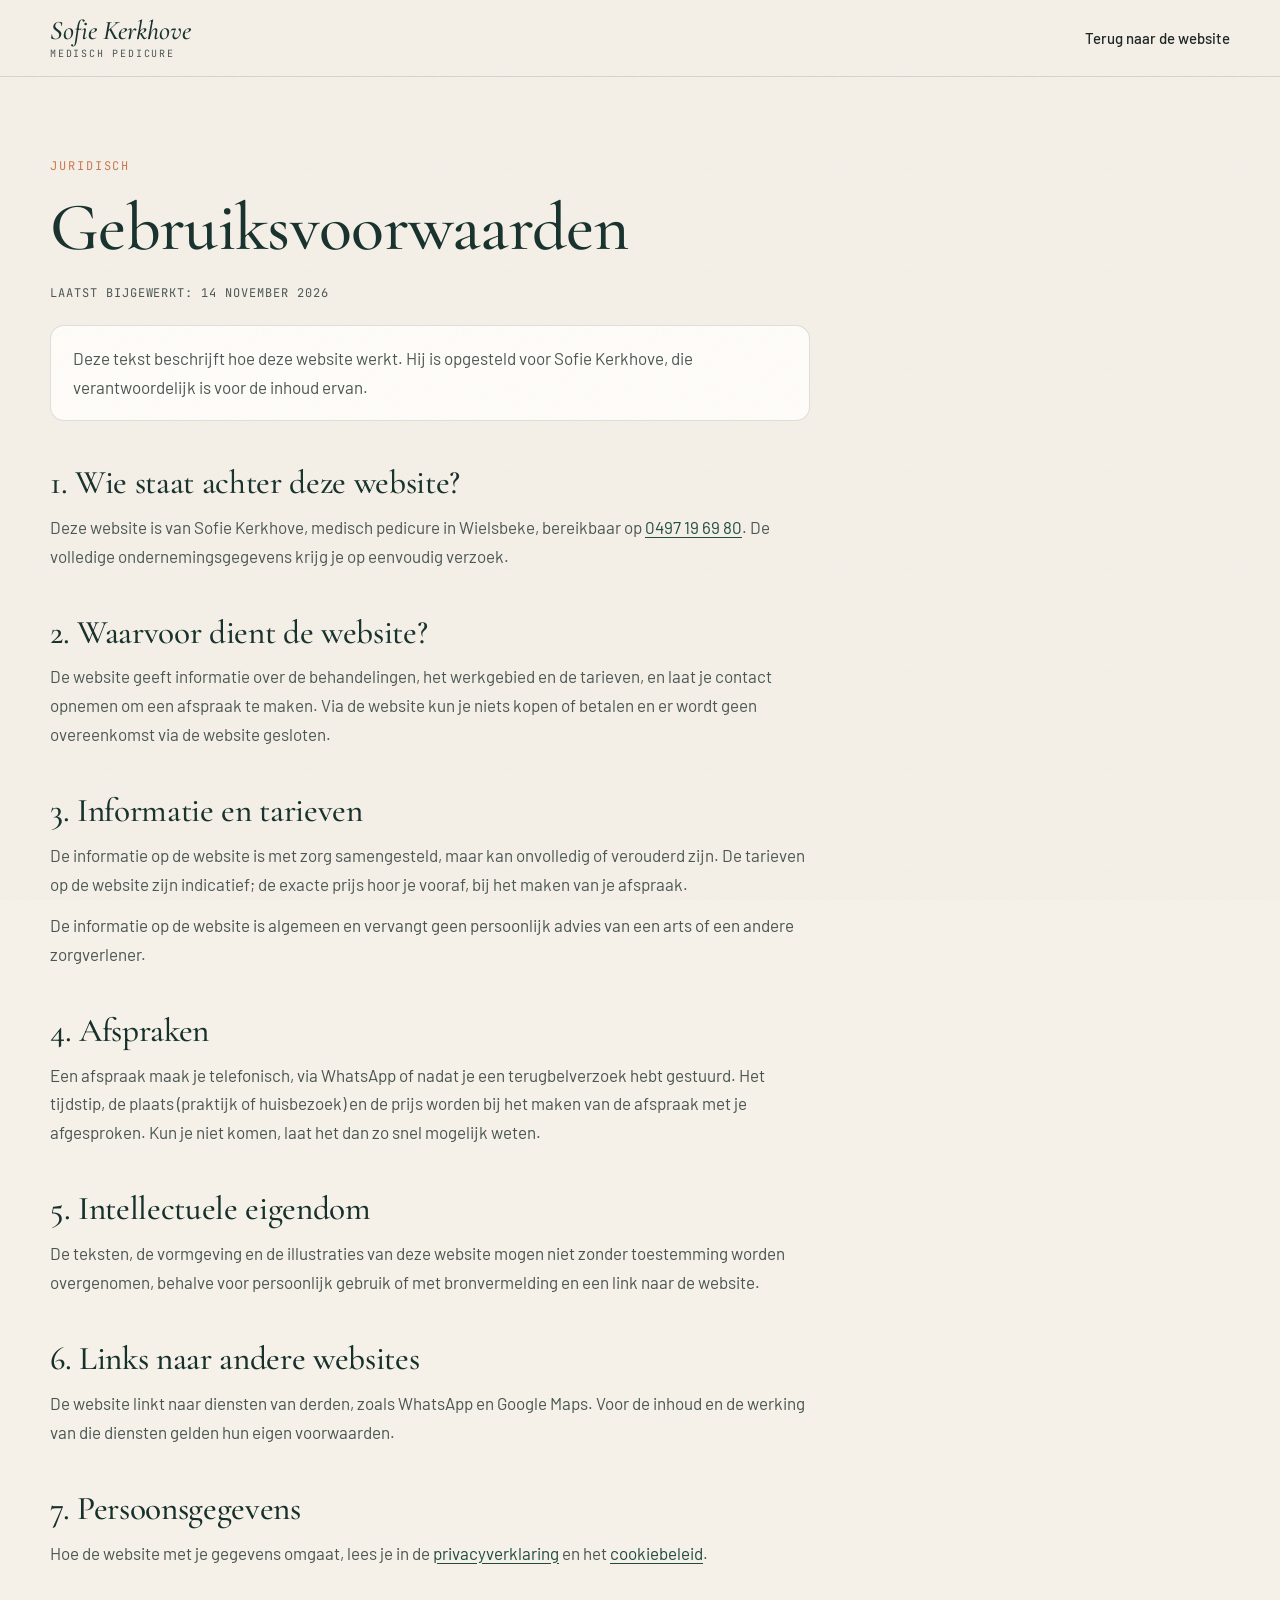
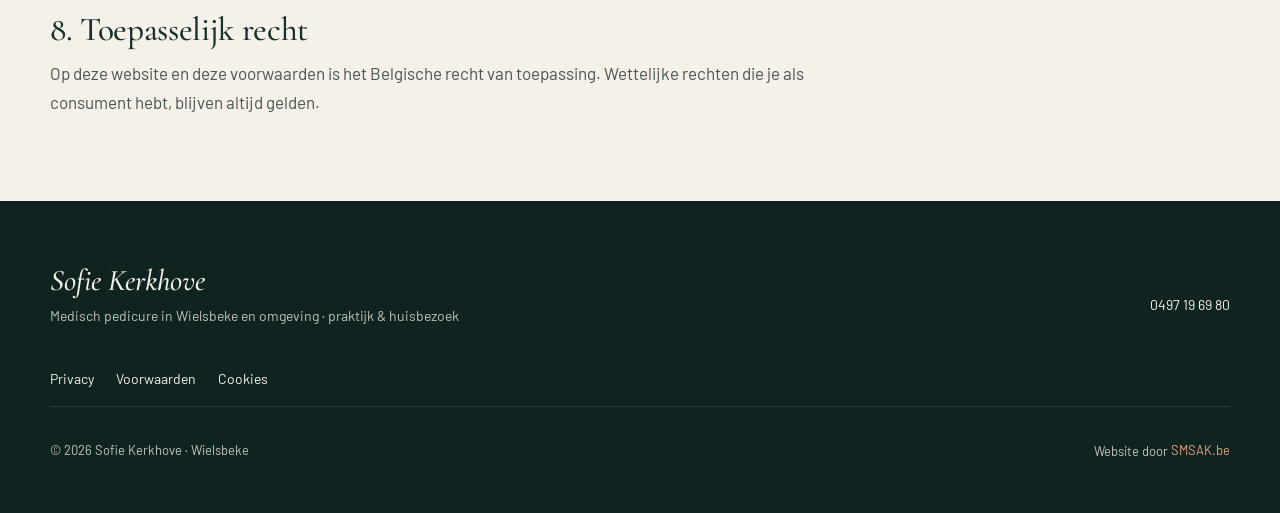
<file: voorwaarden.html>
<!DOCTYPE html>
<html lang="nl-BE">
<head>
<meta charset="UTF-8">
<meta name="viewport" content="width=device-width, initial-scale=1.0, viewport-fit=cover">
<title>Gebruiksvoorwaarden · Sofie Kerkhove, pedicure Wielsbeke</title>
<meta name="description" content="De voorwaarden voor het gebruik van de website van Sofie Kerkhove, medisch pedicure in Wielsbeke: informatie, tarieven, afspraken en aansprakelijkheid.">
<meta name="robots" content="noindex, follow">
<link rel="canonical" href="https://website-sofiekerkhove.vercel.app/voorwaarden">
<meta name="theme-color" content="#16302B" media="(prefers-color-scheme: light)">
<meta name="theme-color" content="#0F2420" media="(prefers-color-scheme: dark)">
<link rel="icon" href="/favicon.ico" sizes="any">
<link rel="apple-touch-icon" href="/apple-touch-icon.png">
<link rel="preload" href="/fonts/cormorant-garamond.woff2" as="font" type="font/woff2" crossorigin>
<link rel="preload" href="/fonts/barlow-400.woff2" as="font" type="font/woff2" crossorigin>
<link rel="stylesheet" href="/css/site.css">
</head>
<body>
<a class="skip-link" href="#inhoud">Naar de inhoud</a>
<header class="nav nav-solid">
  <div class="wrap nav-in">
    <a href="/" class="brand" aria-label="Sofie Kerkhove, naar de startpagina"><b>Sofie Kerkhove</b><small>Medisch pedicure</small></a>
    <nav aria-label="Navigatie"><a class="nav-back" href="/">Terug naar de website</a></nav>
  </div>
</header>

<main id="inhoud" tabindex="-1">
<section class="page-top">
  <div class="wrap">
    <div class="legal">
      <span class="label">Juridisch</span>
      <h1>Gebruiksvoorwaarden</h1>
      <p class="meta">Laatst bijgewerkt: <time datetime="2026-11-14">14 november 2026</time></p>
      <div class="note"><p>Deze tekst beschrijft hoe deze website werkt. Hij is opgesteld voor Sofie Kerkhove, die verantwoordelijk is voor de inhoud ervan.</p></div>

      <h2>1. Wie staat achter deze website?</h2>
      <p>Deze website is van Sofie Kerkhove, medisch pedicure in Wielsbeke, bereikbaar op <a href="tel:+32497196980">0497&nbsp;19&nbsp;69&nbsp;80</a>. De volledige ondernemingsgegevens krijg je op eenvoudig verzoek.</p>

      <h2>2. Waarvoor dient de website?</h2>
      <p>De website geeft informatie over de behandelingen, het werkgebied en de tarieven, en laat je contact opnemen om een afspraak te maken. Via de website kun je niets kopen of betalen en er wordt geen overeenkomst via de website gesloten.</p>

      <h2>3. Informatie en tarieven</h2>
      <p>De informatie op de website is met zorg samengesteld, maar kan onvolledig of verouderd zijn. De tarieven op de website zijn indicatief; de exacte prijs hoor je vooraf, bij het maken van je afspraak.</p>
      <p>De informatie op de website is algemeen en vervangt geen persoonlijk advies van een arts of een andere zorgverlener.</p>

      <h2>4. Afspraken</h2>
      <p>Een afspraak maak je telefonisch, via WhatsApp of nadat je een terugbelverzoek hebt gestuurd. Het tijdstip, de plaats (praktijk of huisbezoek) en de prijs worden bij het maken van de afspraak met je afgesproken. Kun je niet komen, laat het dan zo snel mogelijk weten.</p>

      <h2>5. Intellectuele eigendom</h2>
      <p>De teksten, de vormgeving en de illustraties van deze website mogen niet zonder toestemming worden overgenomen, behalve voor persoonlijk gebruik of met bronvermelding en een link naar de website.</p>

      <h2>6. Links naar andere websites</h2>
      <p>De website linkt naar diensten van derden, zoals WhatsApp en Google Maps. Voor de inhoud en de werking van die diensten gelden hun eigen voorwaarden.</p>

      <h2>7. Persoonsgegevens</h2>
      <p>Hoe de website met je gegevens omgaat, lees je in de <a href="/privacy">privacyverklaring</a> en het <a href="/cookies">cookiebeleid</a>.</p>

      <h2>8. Toepasselijk recht</h2>
      <p>Op deze website en deze voorwaarden is het Belgische recht van toepassing. Wettelijke rechten die je als consument hebt, blijven altijd gelden.</p>
    </div>
  </div>
</section>
</main>

<footer>
  <div class="wrap">
    <div class="foot-grid">
      <div class="foot-brand"><b>Sofie Kerkhove</b><span>Medisch pedicure in Wielsbeke en omgeving · praktijk &amp; huisbezoek</span></div>
      <div><a class="foot-tel" href="tel:+32497196980">0497 19 69 80</a></div>
    </div>
    <nav class="foot-legal" aria-label="Juridisch">
      <a href="/privacy">Privacy</a>
      <a href="/voorwaarden">Voorwaarden</a>
      <a href="/cookies">Cookies</a>
    </nav>
    <div class="foot-credit">
      <span>© 2026 Sofie Kerkhove · Wielsbeke</span>
      <span>Website door <a href="https://www.smsak.be" target="_blank" rel="noopener">SMSAK.be</a></span>
    </div>
  </div>
</footer>
</body>
</html>
</file>
<file: css/site.css>
/* Sofie Kerkhove · gedeelde stylesheet (index, 404, privacy, voorwaarden, cookies) */
@font-face{font-family:'Cormorant Garamond';font-style:normal;font-weight:500;font-display:swap;src:url(/fonts/cormorant-garamond.woff2) format('woff2');unicode-range:U+0000-00FF,U+0131,U+0152-0153,U+02BB-02BC,U+02C6,U+02DA,U+02DC,U+0304,U+0308,U+0329,U+2000-206F,U+20AC,U+2122,U+2191,U+2193,U+2212,U+2215,U+FEFF,U+FFFD}
@font-face{font-family:'Cormorant Garamond';font-style:italic;font-weight:400;font-display:swap;src:url(/fonts/cormorant-garamond-italic.woff2) format('woff2');unicode-range:U+0000-00FF,U+0131,U+0152-0153,U+02BB-02BC,U+02C6,U+02DA,U+02DC,U+0304,U+0308,U+0329,U+2000-206F,U+20AC,U+2122,U+2191,U+2193,U+2212,U+2215,U+FEFF,U+FFFD}
@font-face{font-family:'Cormorant Garamond';font-style:italic;font-weight:500;font-display:swap;src:url(/fonts/cormorant-garamond-italic.woff2) format('woff2');unicode-range:U+0000-00FF,U+0131,U+0152-0153,U+02BB-02BC,U+02C6,U+02DA,U+02DC,U+0304,U+0308,U+0329,U+2000-206F,U+20AC,U+2122,U+2191,U+2193,U+2212,U+2215,U+FEFF,U+FFFD}
@font-face{font-family:'Barlow';font-style:normal;font-weight:400;font-display:swap;src:url(/fonts/barlow-400.woff2) format('woff2');unicode-range:U+0000-00FF,U+0131,U+0152-0153,U+02BB-02BC,U+02C6,U+02DA,U+02DC,U+0304,U+0308,U+0329,U+2000-206F,U+20AC,U+2122,U+2191,U+2193,U+2212,U+2215,U+FEFF,U+FFFD}
@font-face{font-family:'Barlow';font-style:normal;font-weight:500;font-display:swap;src:url(/fonts/barlow-500.woff2) format('woff2');unicode-range:U+0000-00FF,U+0131,U+0152-0153,U+02BB-02BC,U+02C6,U+02DA,U+02DC,U+0304,U+0308,U+0329,U+2000-206F,U+20AC,U+2122,U+2191,U+2193,U+2212,U+2215,U+FEFF,U+FFFD}
@font-face{font-family:'Barlow';font-style:normal;font-weight:600;font-display:swap;src:url(/fonts/barlow-600.woff2) format('woff2');unicode-range:U+0000-00FF,U+0131,U+0152-0153,U+02BB-02BC,U+02C6,U+02DA,U+02DC,U+0304,U+0308,U+0329,U+2000-206F,U+20AC,U+2122,U+2191,U+2193,U+2212,U+2215,U+FEFF,U+FFFD}
@font-face{font-family:'JetBrains Mono';font-style:normal;font-weight:400;font-display:swap;src:url(/fonts/jetbrains-mono.woff2) format('woff2');unicode-range:U+0000-00FF,U+0131,U+0152-0153,U+02BB-02BC,U+02C6,U+02DA,U+02DC,U+0304,U+0308,U+0329,U+2000-206F,U+20AC,U+2122,U+2191,U+2193,U+2212,U+2215,U+FEFF,U+FFFD}
@font-face{font-family:'JetBrains Mono';font-style:normal;font-weight:500;font-display:swap;src:url(/fonts/jetbrains-mono.woff2) format('woff2');unicode-range:U+0000-00FF,U+0131,U+0152-0153,U+02BB-02BC,U+02C6,U+02DA,U+02DC,U+0304,U+0308,U+0329,U+2000-206F,U+20AC,U+2122,U+2191,U+2193,U+2212,U+2215,U+FEFF,U+FFFD}
:root{
  --primary:#1F4A40;
  --dark:#16302B;
  --accent:#C8794F;
  --accent-soft:#E7A57E;
  --light:#F5F0E8;
  --surface:#FFFDF9;
  --ink:#1B2420;
  --muted:#4A5551;
  --line:rgba(22,48,43,.14);
  --on-dark:#F5F0E8;
  --on-dark-muted:rgba(245,240,232,.78);
  --shadow:0 24px 60px -28px rgba(22,48,43,.45);
  --font-display:'Cormorant Garamond',Georgia,serif;
  --font-body:'Barlow',-apple-system,BlinkMacSystemFont,sans-serif;
  --font-mono:'JetBrains Mono',ui-monospace,Consolas,monospace;
  --dur-fast-01:70ms;--dur-fast-02:110ms;--dur-moderate-01:150ms;--dur-moderate-02:240ms;--dur-slow-01:400ms;--dur-slow-02:700ms;
  --ease-standard:cubic-bezier(0.2,0,0.38,0.9);
  --ease-entrance:cubic-bezier(0,0,0.38,0.9);
  --ease-exit:cubic-bezier(0.2,0,1,0.9);
  --safe-t:env(safe-area-inset-top,0px);--safe-r:env(safe-area-inset-right,0px);--safe-b:env(safe-area-inset-bottom,0px);--safe-l:env(safe-area-inset-left,0px);
  --space-gutter:20px;--space-section:120px;--space-section-sm:84px;--space-head:56px;--space-card:30px;--space-panel:40px;--gap-bento:14px;--gap-grid:20px;
}
[data-profiel="A"]{
  --ease-standard:cubic-bezier(0.4,0.14,0.3,1);
  --ease-entrance:cubic-bezier(0,0,0.3,1);
  --ease-exit:cubic-bezier(0.4,0.14,1,1);
}
*,*::before,*::after{box-sizing:border-box;margin:0;padding:0}
html{scroll-behavior:smooth;-webkit-text-size-adjust:100%;text-size-adjust:100%}
html,body{max-width:100%;overflow-x:hidden;overflow-x:clip}
body{font-family:var(--font-body);font-size:17px;line-height:1.6;color:var(--ink);background:var(--light);min-height:100vh;min-height:100dvh}
input,textarea,select{font-size:max(16px,1rem)}
a,button{-webkit-tap-highlight-color:rgba(200,121,79,.18)}
body::after{content:"";position:fixed;inset:0;pointer-events:none;z-index:90;opacity:.05;
  background-image:url("data:image/svg+xml,%3Csvg xmlns='http://www.w3.org/2000/svg' width='200' height='200'%3E%3Cfilter id='n'%3E%3CfeTurbulence type='fractalNoise' baseFrequency='.85' numOctaves='3' stitchTiles='stitch'/%3E%3C/filter%3E%3Crect width='100%25' height='100%25' filter='url(%23n)'/%3E%3C/svg%3E")}
img,svg{display:block;max-width:100%}
a{color:inherit}
h1,h2,h3{font-family:var(--font-display);font-weight:500;line-height:1.08;letter-spacing:-.01em}
h1 em,h2 em{font-style:italic;color:var(--accent)}
.wrap{width:min(1180px,100% - (2 * var(--space-gutter)) - var(--safe-l) - var(--safe-r));margin-inline:auto}

/* Skip-link + focus */
.skip-link{position:absolute;left:16px;top:calc(12px + var(--safe-t));z-index:300;transform:translateY(-250%);background:var(--dark);color:var(--on-dark);padding:13px 20px;border-radius:999px;font-weight:600;font-size:15px;text-decoration:none;transition:transform var(--dur-moderate-01) var(--ease-entrance)}
.skip-link:focus{transform:none}
:where(a,button,input,textarea,select,summary,[tabindex]):focus-visible{outline:3px solid var(--accent);outline-offset:3px}
:where(.contact,.mobile-menu,.cell-a,.urg-box,footer,#mobile-bar,.pc-strip) :focus-visible{outline-color:var(--accent-soft)}
.cta-strip :focus-visible{outline-color:var(--dark)}
.label{font-family:var(--font-mono);font-size:12px;letter-spacing:.16em;text-transform:uppercase;color:var(--accent)}
section{position:relative}

/* Loader */
#pc-loader{display:none}
.js #pc-loader{position:fixed;inset:0;z-index:200;background:var(--dark);display:flex;flex-direction:column;align-items:center;justify-content:center;gap:18px;color:var(--on-dark);transition:opacity var(--dur-slow-02) var(--ease-exit),visibility var(--dur-slow-02)}
.js #pc-loader.out{opacity:0;visibility:hidden}
.pc-logo{font-family:var(--font-display);font-style:italic;font-size:clamp(34px,6vw,54px)}
.pc-bar{width:180px;height:2px;background:rgba(245,240,232,.18);overflow:hidden;border-radius:2px}
.pc-bar span{display:block;height:100%;width:0;background:var(--accent-soft);animation:load 1.1s var(--ease-standard) forwards}
.pc-sub{font-family:var(--font-mono);font-size:11px;letter-spacing:.2em;text-transform:uppercase;color:var(--on-dark-muted)}
@keyframes load{to{width:100%}}

/* Cursor */
.c-dot,.c-ring{display:none}
@media (hover:hover) and (pointer:fine){
  .c-dot,.c-ring{display:block;position:fixed;top:0;left:0;pointer-events:none;z-index:150;border-radius:50%}
  .c-dot{width:6px;height:6px;background:var(--accent);margin:-3px 0 0 -3px}
  .c-ring{width:34px;height:34px;margin:-17px 0 0 -17px}
  .c-ring::before{content:"";position:absolute;inset:0;border-radius:50%;border:1px solid var(--accent);transition:transform var(--dur-moderate-02) var(--ease-standard),background var(--dur-moderate-02)}
  .c-ring.hover::before{transform:scale(1.706);background:rgba(200,121,79,.12)}
}

/* Nav */
.nav{position:fixed;top:0;left:0;right:0;z-index:80;padding-top:var(--safe-t);transition:background var(--dur-moderate-02) var(--ease-standard),box-shadow var(--dur-moderate-02)}
.nav.scrolled{background:rgba(245,240,232,.92);backdrop-filter:blur(12px);-webkit-backdrop-filter:blur(12px);box-shadow:0 1px 0 var(--line)}
.nav-in{display:flex;align-items:center;justify-content:space-between;gap:24px;height:76px}
.brand{text-decoration:none;display:flex;flex-direction:column;line-height:1}
.brand b{font-family:var(--font-display);font-style:italic;font-weight:500;font-size:27px;color:var(--dark)}
.brand small{font-family:var(--font-mono);font-size:10px;letter-spacing:.18em;text-transform:uppercase;color:var(--muted);margin-top:5px}
.nav-links{display:flex;gap:26px;list-style:none}
.nav-links a{text-decoration:none;font-weight:500;font-size:15px;color:var(--ink);position:relative}
.nav-links a::after{content:"";position:absolute;left:0;bottom:-4px;height:1px;width:100%;background:var(--accent);transform:scaleX(0);transform-origin:left;transition:transform var(--dur-moderate-02) var(--ease-standard)}
.nav-links a:hover::after{transform:scaleX(1)}
.nav-right{display:flex;align-items:center;gap:16px}
.lang-switcher{display:flex;gap:2px;font-family:var(--font-mono);font-size:12px}
.lang-btn{background:none;border:0;cursor:pointer;padding:6px 7px;color:var(--muted);font:inherit;border-radius:6px}
.lang-btn.active{color:var(--dark);background:rgba(22,48,43,.08);font-weight:500}
.btn{display:inline-flex;align-items:center;justify-content:center;gap:10px;padding:15px 24px;border-radius:999px;font-family:var(--font-body);font-weight:600;font-size:16px;text-decoration:none;border:0;cursor:pointer;transition:transform var(--dur-fast-01) var(--ease-standard),background var(--dur-moderate-02) var(--ease-standard),box-shadow var(--dur-moderate-02)}
.btn:active{transform:scale(.97)}
.btn svg{width:18px;height:18px;flex:none}
.btn-dark{background:var(--dark);color:var(--on-dark)}
.btn-dark:hover{background:var(--primary);box-shadow:var(--shadow)}
.btn-accent{background:var(--accent);color:#fff}
.btn-accent:hover{background:#B5683F;box-shadow:0 18px 40px -18px rgba(200,121,79,.8)}
.btn-ghost{background:transparent;color:var(--dark);box-shadow:inset 0 0 0 1px var(--line)}
.btn-ghost:hover{box-shadow:inset 0 0 0 1px var(--dark)}
.btn-sm{padding:11px 18px;font-size:14px}
.burger{display:none;background:none;border:0;width:44px;height:44px;cursor:pointer;position:relative}
.burger span{position:absolute;left:11px;right:11px;height:1.5px;background:var(--dark);transition:transform var(--dur-moderate-02) var(--ease-standard),opacity var(--dur-fast-02)}
.burger span:nth-child(1){top:16px}.burger span:nth-child(2){top:22px}.burger span:nth-child(3){top:28px}
.nav.menu-open:not(.scrolled) .burger span{background:var(--on-dark)}
.nav.menu-open:not(.scrolled) .brand b{color:var(--on-dark)}
.nav.menu-open:not(.scrolled) .brand small{color:var(--on-dark-muted)}
.burger.open span:nth-child(1){transform:translateY(6px) rotate(45deg)}
.burger.open span:nth-child(2){opacity:0}
.burger.open span:nth-child(3){transform:translateY(-6px) rotate(-45deg)}
.mobile-menu{position:fixed;inset:0;z-index:70;background:var(--dark);color:var(--on-dark);padding:calc(110px + var(--safe-t)) calc(28px + var(--safe-r)) calc(40px + var(--safe-b)) calc(28px + var(--safe-l));overflow-y:auto;display:flex;flex-direction:column;gap:28px;transform:translateY(-100%);transition:transform var(--dur-slow-01) var(--ease-standard)}
.mobile-menu{visibility:hidden}
.mobile-menu.open{transform:none;visibility:visible}
.mobile-menu a{font-family:var(--font-display);font-size:38px;text-decoration:none;font-style:italic}
.mobile-menu .lang-switcher{font-size:15px}
.mobile-menu .lang-btn{color:var(--on-dark-muted)}
.mobile-menu .lang-btn.active{color:var(--dark);background:var(--accent-soft)}

/* Hero */
.hero{min-height:100vh;min-height:100svh;padding:130px 0 70px;display:flex;align-items:center;overflow:hidden;
  background:radial-gradient(900px 600px at 82% 30%,rgba(231,165,126,.28),transparent 65%),radial-gradient(700px 500px at 0% 100%,rgba(31,74,64,.12),transparent 70%),var(--light)}
.hero-grid{display:grid;grid-template-columns:1.15fr .85fr;gap:60px;align-items:center}
.hero .label{display:inline-flex;align-items:center;gap:10px}
.hero .label::before{content:"";width:28px;height:1px;background:var(--accent)}
.hero h1{font-size:clamp(46px,7.2vw,98px);margin:22px 0 26px;color:var(--dark)}
.hero-sub{font-size:clamp(17px,1.6vw,20px);color:var(--muted);max-width:540px}
.hero-ctas{display:flex;flex-wrap:wrap;gap:12px;margin-top:36px}
.cta-micro{display:flex;flex-wrap:wrap;gap:6px 18px;margin-top:20px;font-size:14px;color:var(--muted)}
.cta-micro span{white-space:nowrap}
.js .stagger>*{opacity:0;transform:translateY(20px)}
body.ready .stagger>*{animation:rise .7s var(--ease-entrance) forwards}
body.ready .stagger>*:nth-child(2){animation-delay:.15s}
body.ready .stagger>*:nth-child(3){animation-delay:.3s}
body.ready .stagger>*:nth-child(4){animation-delay:.45s}
body.ready .stagger>*:nth-child(5){animation-delay:.6s}
@keyframes rise{to{opacity:1;transform:none}}

.hero-art{position:relative;aspect-ratio:1/1;max-width:500px;justify-self:center;width:100%}
.orbit{position:absolute;inset:0;animation:spin 60s linear infinite}
.orbit text{font-family:var(--font-mono);font-size:10.5px;letter-spacing:3.2px;fill:var(--primary)}
@keyframes spin{to{transform:rotate(360deg)}}
.disc{position:absolute;inset:13%;border-radius:50%;background:radial-gradient(circle at 35% 30%,#24574B,var(--dark) 70%);box-shadow:var(--shadow),inset 0 0 0 1px rgba(245,240,232,.08);display:grid;place-items:center;overflow:hidden}
.disc::before{content:"";position:absolute;inset:0;background:radial-gradient(circle at 70% 80%,rgba(231,165,126,.35),transparent 55%)}
.foot{width:46%;position:relative}
.foot path,.foot ellipse{fill:none;stroke:var(--accent-soft);stroke-width:2.2;stroke-linecap:round;stroke-linejoin:round}
.js .foot .draw{stroke-dasharray:var(--len,900);stroke-dashoffset:var(--len,900)}
body.ready .foot .draw{animation:draw 2.4s var(--ease-standard) .5s forwards}
body.ready .foot .draw.t1{animation-delay:1.5s;animation-duration:.6s}
body.ready .foot .draw.t2{animation-delay:1.62s;animation-duration:.6s}
body.ready .foot .draw.t3{animation-delay:1.74s;animation-duration:.6s}
body.ready .foot .draw.t4{animation-delay:1.86s;animation-duration:.6s}
body.ready .foot .draw.t5{animation-delay:1.98s;animation-duration:.6s}
@keyframes draw{to{stroke-dashoffset:0}}
.chip{position:absolute;background:var(--surface);border-radius:14px;padding:12px 16px;box-shadow:var(--shadow);display:flex;align-items:center;gap:10px;font-size:14px;font-weight:600;color:var(--dark)}
.js .chip{opacity:0;transform:translateY(12px)}
.chip i{width:30px;height:30px;border-radius:50%;display:grid;place-items:center;background:rgba(200,121,79,.14);color:var(--accent);font-style:normal}
.chip i svg{width:16px;height:16px}
.chip small{display:block;font-weight:400;color:var(--muted);font-size:12px}
.chip-1{left:-4%;top:16%}.chip-2{right:-6%;bottom:18%;border-radius:20px}
body.ready .chip{animation:rise .7s var(--ease-entrance) forwards}
body.ready .chip-1{animation-delay:1.1s}body.ready .chip-2{animation-delay:1.3s}
.scroll-ind{position:absolute;left:50%;bottom:22px;width:1px;height:46px;background:var(--line);overflow:hidden}
.scroll-ind::after{content:"";position:absolute;top:-46px;left:0;width:1px;height:46px;background:var(--accent);animation:drip 2.2s var(--ease-standard) infinite}
@keyframes drip{to{top:46px}}

/* Marquee */
.pc-strip{background:var(--dark);color:var(--on-dark);overflow:hidden;padding:18px 0;border-block:1px solid rgba(245,240,232,.1)}
.pc-track{display:flex;width:max-content;animation:marquee 38s linear infinite}
.pc-track span{font-family:var(--font-display);font-style:italic;font-size:24px;padding:0 26px;white-space:nowrap;display:flex;align-items:center;gap:26px}
.pc-track span::after{content:"";width:6px;height:6px;border-radius:50%;background:var(--accent-soft)}
@keyframes marquee{to{transform:translateX(-50%)}}

/* Sections */
.sec{padding:var(--space-section) 0}
.sec-head{display:grid;grid-template-columns:1fr 1fr;gap:40px;align-items:end;margin-bottom:var(--space-head)}
.sec-head h2{font-size:clamp(36px,4.6vw,62px);color:var(--dark);margin-top:14px}
.sec-head p{color:var(--muted);max-width:460px;justify-self:end}

.js .reveal{opacity:0;transform:translateY(24px);transition:opacity var(--dur-slow-02) var(--ease-entrance),transform var(--dur-slow-02) var(--ease-entrance)}
.js .reveal.visible{opacity:1;transform:none}

/* Bento */
.bento{display:grid;grid-template-columns:repeat(4,1fr);grid-auto-rows:minmax(210px,auto);gap:var(--gap-bento)}
.cell{background:var(--surface);border:1px solid var(--line);border-radius:20px;padding:var(--space-card);position:relative;overflow:hidden;display:flex;flex-direction:column;justify-content:flex-end}
.cell h3{font-size:30px;color:var(--dark);margin-bottom:10px}
.cell p{color:var(--muted);font-size:16px}
.cell .num{position:absolute;top:24px;left:30px;font-family:var(--font-mono);font-size:12px;color:var(--accent);letter-spacing:.12em}
.cell-a{grid-column:span 2;grid-row:span 2;background:var(--dark);border:0;border-radius:28px;color:var(--on-dark)}
.cell-a h3{color:var(--on-dark);font-size:clamp(34px,3.4vw,46px)}
.cell-a p{color:var(--on-dark-muted);max-width:420px;font-size:17px}
.cell-a .glow{position:absolute;right:-90px;top:-90px;width:320px;height:320px;border-radius:50%;background:radial-gradient(circle,rgba(231,165,126,.45),transparent 65%)}
.cell-a .rings{position:absolute;right:30px;top:30px;width:140px;opacity:.55}
.cell-a .rings circle{fill:none;stroke:var(--accent-soft);stroke-width:1}
.cell-b{grid-column:span 2;border-radius:12px}
.cell-c{border-radius:28px}
.cell-d{border-radius:12px}
.cell-e{grid-column:span 2;background:#EDE4D6;border-color:transparent}
.cell-f{grid-column:span 2;border-radius:28px}
.cell:not(.cell-a){transition:transform var(--dur-moderate-02) var(--ease-standard),border-color var(--dur-moderate-02)}
.cell:not(.cell-a):hover{transform:translateY(-3px);border-color:rgba(200,121,79,.5)}

/* Two ways */
.ways{background:var(--surface);border-block:1px solid var(--line)}
.ways-grid{display:grid;grid-template-columns:1fr 1fr;gap:0;border:1px solid var(--line);border-radius:28px;overflow:hidden}
.way{padding:48px 44px;position:relative}
.way + .way{border-left:1px solid var(--line);background:var(--light)}
.way .ico{width:56px;height:56px;border-radius:16px;background:var(--dark);color:var(--accent-soft);display:grid;place-items:center;margin-bottom:28px}
.way .ico svg{width:26px;height:26px}
.way h3{font-size:36px;color:var(--dark);margin-bottom:12px}
.way p{color:var(--muted);max-width:430px}
.area{margin-top:28px;padding-top:22px;border-top:1px dashed var(--line)}
.area .label{display:block;margin-bottom:10px}
.area ul{list-style:none;display:flex;flex-wrap:wrap;gap:8px}
.area li{font-size:14px;padding:6px 12px;border-radius:999px;background:var(--surface);border:1px solid var(--line)}

/* Mid CTA */
.cta-strip{background:var(--accent);color:#fff;padding:70px 0;overflow:hidden}
.cta-strip .wrap{display:flex;align-items:center;justify-content:space-between;gap:40px}
.cta-strip .label{color:#3A1E10}
.cta-strip h2{font-size:clamp(32px,4vw,52px);max-width:640px;margin-top:10px;color:#fff}
.cta-strip .btn-dark{white-space:nowrap}
.cta-strip .cta-micro{color:#3A1E10}

/* Prices */
.price-list{border-top:1px solid var(--dark)}
.price-row{display:grid;grid-template-columns:1fr auto;gap:24px;align-items:baseline;padding:26px 0;border-bottom:1px solid var(--line)}
.price-row h3{font-size:28px;color:var(--dark)}
.price-row p{color:var(--muted);font-size:15px;margin-top:4px}
.price-row .amt{font-family:var(--font-display);font-size:40px;color:var(--dark);white-space:nowrap}
.price-row .amt small{font-family:var(--font-mono);font-size:12px;color:var(--muted);margin-right:8px;letter-spacing:.08em;text-transform:uppercase}
.price-note{margin-top:22px;font-size:14px;color:var(--muted)}

/* Urgentie */
.urgentie{padding:0 0 var(--space-section)}
.urg-box{background:var(--dark);color:var(--on-dark);border-radius:28px;padding:44px 48px;display:grid;grid-template-columns:auto 1fr auto;gap:32px;align-items:center;position:relative;overflow:hidden}
.urg-box::before{content:"";position:absolute;left:-60px;bottom:-120px;width:300px;height:300px;border-radius:50%;background:radial-gradient(circle,rgba(231,165,126,.35),transparent 65%)}
.urg-date{font-family:var(--font-display);font-style:italic;font-size:62px;line-height:1;color:var(--accent-soft);position:relative}
.urg-date small{display:block;font-family:var(--font-mono);font-style:normal;font-size:11px;letter-spacing:.16em;text-transform:uppercase;color:var(--on-dark-muted);margin-top:8px}
.urg-box h3{font-size:clamp(26px,2.6vw,36px)}
.urg-box p{color:var(--on-dark-muted);margin-top:6px}

/* About */
.about-grid{display:grid;grid-template-columns:.9fr 1.1fr;gap:70px;align-items:center}
.about-quote{font-family:var(--font-display);font-size:clamp(34px,3.8vw,52px);line-height:1.12;color:var(--dark)}
.about-quote em{color:var(--accent)}
.about-text p{color:var(--muted);font-size:18px}
.counters{display:grid;grid-template-columns:repeat(3,1fr);margin-top:40px;border-top:1px solid var(--line)}
.counter{padding:26px 18px 0 0}
.counter + .counter{border-left:1px solid var(--line);padding-left:22px}
.sp-number{font-family:var(--font-display);font-size:64px;line-height:1;color:var(--dark)}
.counter span{display:block;font-size:14px;color:var(--muted);margin-top:8px}

/* FAQ */
.faq{background:var(--surface);border-top:1px solid var(--line)}
.faq-list{max-width:860px}
.faq-item{border-bottom:1px solid var(--line)}
.faq-q{width:100%;display:flex;justify-content:space-between;align-items:center;gap:20px;background:none;border:0;padding:26px 0;cursor:pointer;text-align:left;font-family:var(--font-display);font-size:clamp(22px,2.2vw,28px);color:var(--dark)}
.faq-q .pm{flex:none;width:34px;height:34px;border-radius:50%;border:1px solid var(--line);position:relative;transition:transform var(--dur-moderate-02) var(--ease-standard),background var(--dur-moderate-02)}
.faq-q .pm::before,.faq-q .pm::after{content:"";position:absolute;left:50%;top:50%;width:12px;height:1.5px;background:var(--dark);transform:translate(-50%,-50%)}
.faq-q .pm::after{transform:translate(-50%,-50%) rotate(90deg)}
.faq-item.open .pm{transform:rotate(45deg);background:rgba(200,121,79,.14)}
.faq-a{display:grid;grid-template-rows:1fr}
.js .faq-a{grid-template-rows:0fr;transition:grid-template-rows var(--dur-slow-01) var(--ease-standard)}
html:not(.js) .faq-a > p{padding-bottom:26px}
html:not(.js) .faq-q .pm{display:none}
.faq-a > p{overflow:hidden;color:var(--muted);max-width:720px}
.js .faq-item.open .faq-a{grid-template-rows:1fr}
.faq-item.open .faq-a > p{padding-bottom:26px}

/* Contact */
.contact{background:var(--dark);color:var(--on-dark)}
.contact .sec-head h2{color:var(--on-dark)}
.contact .sec-head p{color:var(--on-dark-muted)}
.contact-grid{display:grid;grid-template-columns:1fr 1fr;gap:var(--gap-grid)}
.form-card{background:var(--light);color:var(--ink);border-radius:28px;padding:var(--space-panel)}
.form-card h3{font-size:32px;color:var(--dark);margin-bottom:24px}
.field{margin-bottom:16px}
.field label{display:block;font-family:var(--font-mono);font-size:11px;letter-spacing:.14em;text-transform:uppercase;color:var(--muted);margin-bottom:8px}
.field input{width:100%;padding:15px 16px;border-radius:12px;border:1px solid var(--line);background:var(--surface);font:inherit;font-size:16px;color:var(--ink);transition:border-color var(--dur-fast-02) var(--ease-entrance)}
.field input:focus{outline:none;border-color:var(--accent);box-shadow:0 0 0 3px rgba(200,121,79,.18)}
.hp{position:absolute;left:-9999px;width:1px;height:1px;overflow:hidden}
.form-card .btn{width:100%;margin-top:6px}
.form-privacy{margin-top:14px;font-size:13px;color:var(--muted)}
.form-privacy a{color:var(--primary)}
.form-msg{margin-top:16px;font-size:15px;color:var(--primary);font-weight:600;min-height:1.2em}
.info-card{border:1px solid rgba(245,240,232,.16);border-radius:28px;padding:var(--space-panel);display:flex;flex-direction:column;gap:26px}
.info-row .label{color:var(--accent-soft);display:block;margin-bottom:6px}
.info-row a,.info-row div{font-family:var(--font-display);font-size:30px;text-decoration:none;color:var(--on-dark);line-height:1.2}
.info-row a{display:inline-flex;align-items:center;min-height:44px}
.map{border-radius:18px;overflow:hidden;aspect-ratio:16/10;background:#0F2420;flex:1;min-height:200px}
.map iframe{display:block;width:100%;height:100%;border:0;filter:grayscale(.4) contrast(.95)}
html:not(.js) .map{display:none}
.map-load{width:100%;height:100%;min-height:200px;display:flex;flex-direction:column;align-items:center;justify-content:center;gap:10px;background:none;border:0;cursor:pointer;color:var(--on-dark);font-family:var(--font-body);font-weight:600;font-size:16px;padding:20px;text-align:center}
.map-load svg{width:30px;height:30px;color:var(--accent-soft)}
.map-load small{font-weight:400;font-size:13px;color:var(--on-dark-muted)}
.info-card .btn-ghost{color:var(--on-dark);box-shadow:inset 0 0 0 1px rgba(245,240,232,.3);align-self:flex-start}
.info-card .btn-ghost:hover{box-shadow:inset 0 0 0 1px var(--on-dark)}

/* Footer */
footer{background:#0F2420;color:var(--on-dark-muted);padding:56px 0 40px;font-size:14px}
.foot-grid{display:flex;justify-content:space-between;gap:30px;flex-wrap:wrap;align-items:flex-end}
.foot-brand b{font-family:var(--font-display);font-style:italic;font-weight:500;font-size:30px;color:var(--on-dark);display:block}
.foot-credit{margin-top:34px;padding-top:22px;border-top:1px solid rgba(245,240,232,.12);font-size:13px;display:flex;justify-content:space-between;flex-wrap:wrap;gap:10px}
.foot-credit a{color:var(--accent-soft);text-decoration:none;display:inline-flex;align-items:center;min-height:44px}
.foot-credit{align-items:center}
.foot-tel{display:inline-flex;align-items:center;min-height:44px;text-decoration:none;color:var(--on-dark)}
.foot-legal{margin-top:30px;display:flex;flex-wrap:wrap;align-items:center;gap:0 22px}
.foot-legal a{display:inline-flex;align-items:center;min-height:44px;color:var(--on-dark);text-decoration:none}
.foot-legal a:hover{text-decoration:underline}
.foot-legal + .foot-credit{margin-top:4px}

/* WhatsApp float + mobile bar */
.wa-float{position:fixed;right:calc(24px + var(--safe-r));bottom:calc(24px + var(--safe-b));z-index:60;width:60px;height:60px;border-radius:50%;background:#1FAF5A;color:#fff;display:grid;place-items:center;box-shadow:0 16px 36px -12px rgba(31,175,90,.7);text-decoration:none;transition:transform var(--dur-moderate-01) var(--ease-standard)}
.wa-float:hover{transform:scale(1.06)}
.wa-float svg{width:30px;height:30px}
.wa-tip{position:absolute;right:72px;background:var(--surface);color:var(--ink);font-size:14px;font-weight:600;padding:9px 14px;border-radius:10px;white-space:nowrap;box-shadow:var(--shadow);opacity:0;transform:translateX(8px);transition:opacity var(--dur-moderate-02) var(--ease-entrance),transform var(--dur-moderate-02) var(--ease-entrance);pointer-events:none}
.wa-float:hover .wa-tip{opacity:1;transform:none}
#mobile-bar{position:fixed;left:0;right:0;bottom:0;z-index:65;display:none;grid-template-columns:1fr 1fr;background:var(--dark);transform:translateY(100%);transition:transform var(--dur-moderate-02) var(--ease-standard);padding-bottom:env(safe-area-inset-bottom);padding-left:var(--safe-l);padding-right:var(--safe-r)}
#mobile-bar.show{transform:translateY(0)}
#mobile-bar a{display:flex;align-items:center;justify-content:center;gap:9px;padding:17px 10px;color:var(--on-dark);text-decoration:none;font-weight:600;font-size:16px}
#mobile-bar a + a{background:#1FAF5A;color:#fff}
#mobile-bar svg{width:19px;height:19px}

@media (max-width:1120px){
  .nav-links{display:none}
  .burger{display:block}
}
@media (max-width:1024px){
  .bento{grid-template-columns:repeat(2,1fr)}
  .cell-a,.cell-e,.cell-f,.cell-b{grid-column:span 2}
}
@media (max-width:800px){
  body{font-size:16px;padding-bottom:calc(68px + var(--safe-b))}
  body::after,body::before{display:none !important}
  .nav-right .lang-switcher,.nav-right .btn{display:none}
  .burger{display:block}
  #mobile-bar{display:grid}
  .wa-float{display:none}
  .hero{padding:110px 0 60px}
  .hero-grid,.sec-head,.ways-grid,.about-grid,.contact-grid,.urg-box,.counters{grid-template-columns:1fr !important}
  .bento{grid-template-columns:1fr !important}
  .cell-a,.cell-b,.cell-e,.cell-f{grid-column:auto}
  .cell-a{grid-row:auto;min-height:340px}
  .hero-art{max-width:300px;margin-top:10px}
  .hero .label::before{display:none}
  .chip-1{left:0}.chip-2{right:0}
  .sec-head p{justify-self:start}
  .sec{padding:var(--space-section-sm) 0}
  .way{padding:36px 26px}
  .way + .way{border-left:none;border-top:1px solid var(--line)}
  .counter + .counter{border-left:none;padding-left:0;border-top:1px solid var(--line)}
  .counter{padding:20px 0;border-bottom:none}
  .cta-strip .wrap{flex-direction:column;align-items:flex-start}
  .urg-box{padding:34px 26px;gap:18px}
  .form-card,.info-card{padding:28px 22px}
  .price-row .amt{font-size:32px}
  .scroll-ind{display:none}
}
@media (prefers-reduced-motion:reduce){
  *,*::before,*::after{animation-duration:.01ms !important;animation-iteration-count:1 !important;transition-duration:.01ms !important;scroll-behavior:auto !important}
  .stagger>*,.chip,.reveal{opacity:1 !important;transform:none !important}
  .foot .draw{stroke-dashoffset:0 !important}
}

/* Tikdoelen op aanraakschermen */
@media (pointer:coarse){
  .lang-btn{min-width:44px;min-height:44px}
}

/* Taalwissel: korte overvloeiing waar de browser het kan */
::view-transition-old(root),::view-transition-new(root){animation-duration:var(--dur-moderate-02)}

/* Juridische pagina's + 404 */
.page-top{padding:calc(150px + var(--safe-t)) 0 var(--space-section-sm)}
.legal{max-width:760px}
.legal h1{font-size:clamp(40px,5.4vw,68px);color:var(--dark);margin:14px 0 18px}
.legal h2{font-size:clamp(26px,2.6vw,34px);color:var(--dark);margin:44px 0 12px}
.legal h3{font-size:24px;color:var(--dark);margin:26px 0 8px}
.legal p,.legal li{color:var(--muted);line-height:1.7}
.legal p + p{margin-top:12px}
.legal ul{margin:10px 0 0 20px}
.legal li + li{margin-top:6px}
.legal a{color:var(--primary);text-underline-offset:3px}
.legal .meta{font-family:var(--font-mono);font-size:12px;letter-spacing:.08em;text-transform:uppercase;color:var(--muted)}
.legal .note{margin:22px 0 0;padding:18px 22px;border:1px solid var(--line);border-radius:14px;background:var(--surface)}
.legal table{width:100%;border-collapse:collapse;margin-top:14px;font-size:15px}
.legal th,.legal td{text-align:left;vertical-align:top;padding:10px 12px 10px 0;border-bottom:1px solid var(--line);color:var(--muted)}
.legal th{font-family:var(--font-mono);font-size:11px;letter-spacing:.12em;text-transform:uppercase;font-weight:500}
.table-scroll{overflow-x:auto;-webkit-overflow-scrolling:touch}
.nav-back{display:inline-flex;align-items:center;min-height:44px;font-weight:500;font-size:15px;color:var(--ink);text-decoration:none}
.nav-back:hover{text-decoration:underline}
.nav-solid{background:rgba(245,240,232,.92);backdrop-filter:blur(12px);-webkit-backdrop-filter:blur(12px);box-shadow:0 1px 0 var(--line)}
.err-code{font-family:var(--font-display);font-style:italic;font-size:clamp(110px,22vw,220px);line-height:.9;color:var(--accent)}
.err-ctas{display:flex;flex-wrap:wrap;gap:12px;margin-top:32px}
@media (max-width:800px){
  .page-top{padding-top:calc(120px + var(--safe-t))}
}

.sec-flush{padding-top:0}
.about-quote{margin-top:16px}
.form-card,.info-card{min-width:0}
.map{width:100%;min-width:0}
.brand{min-height:44px;justify-content:center}
</file>
